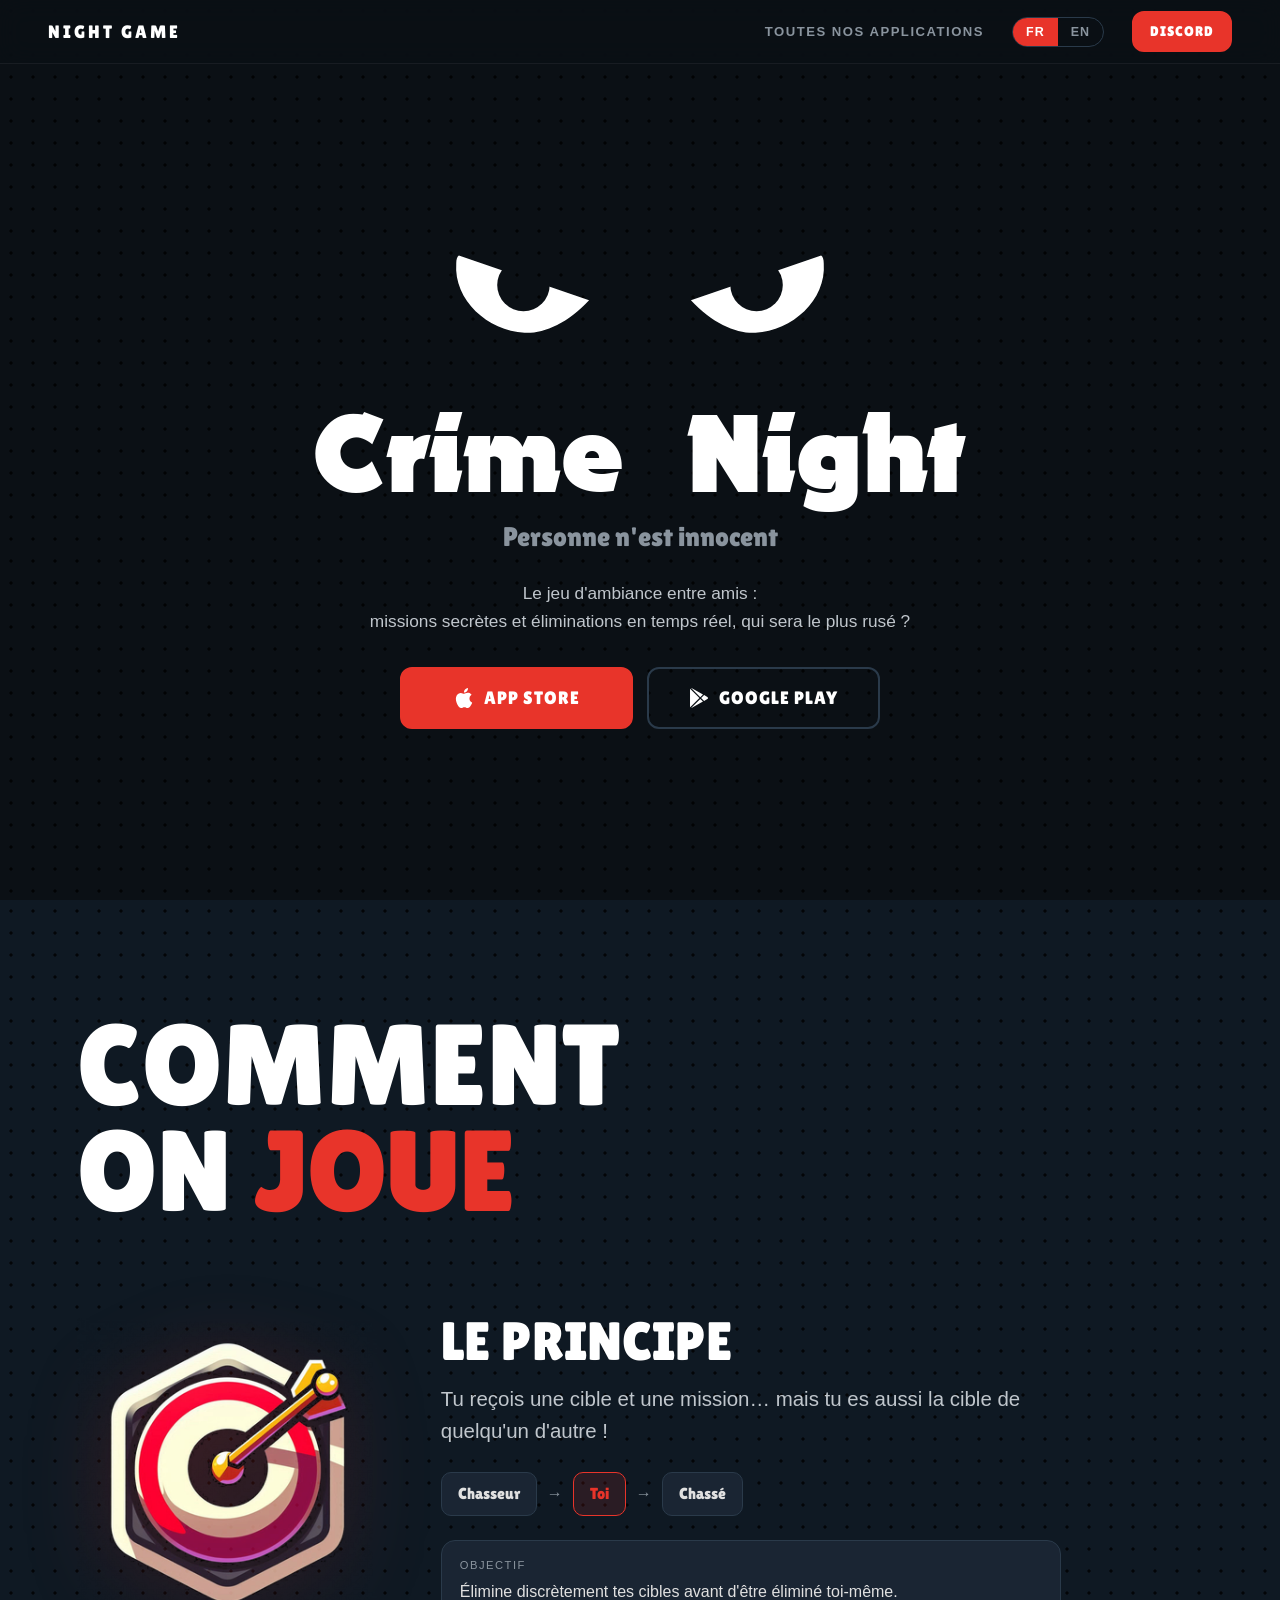
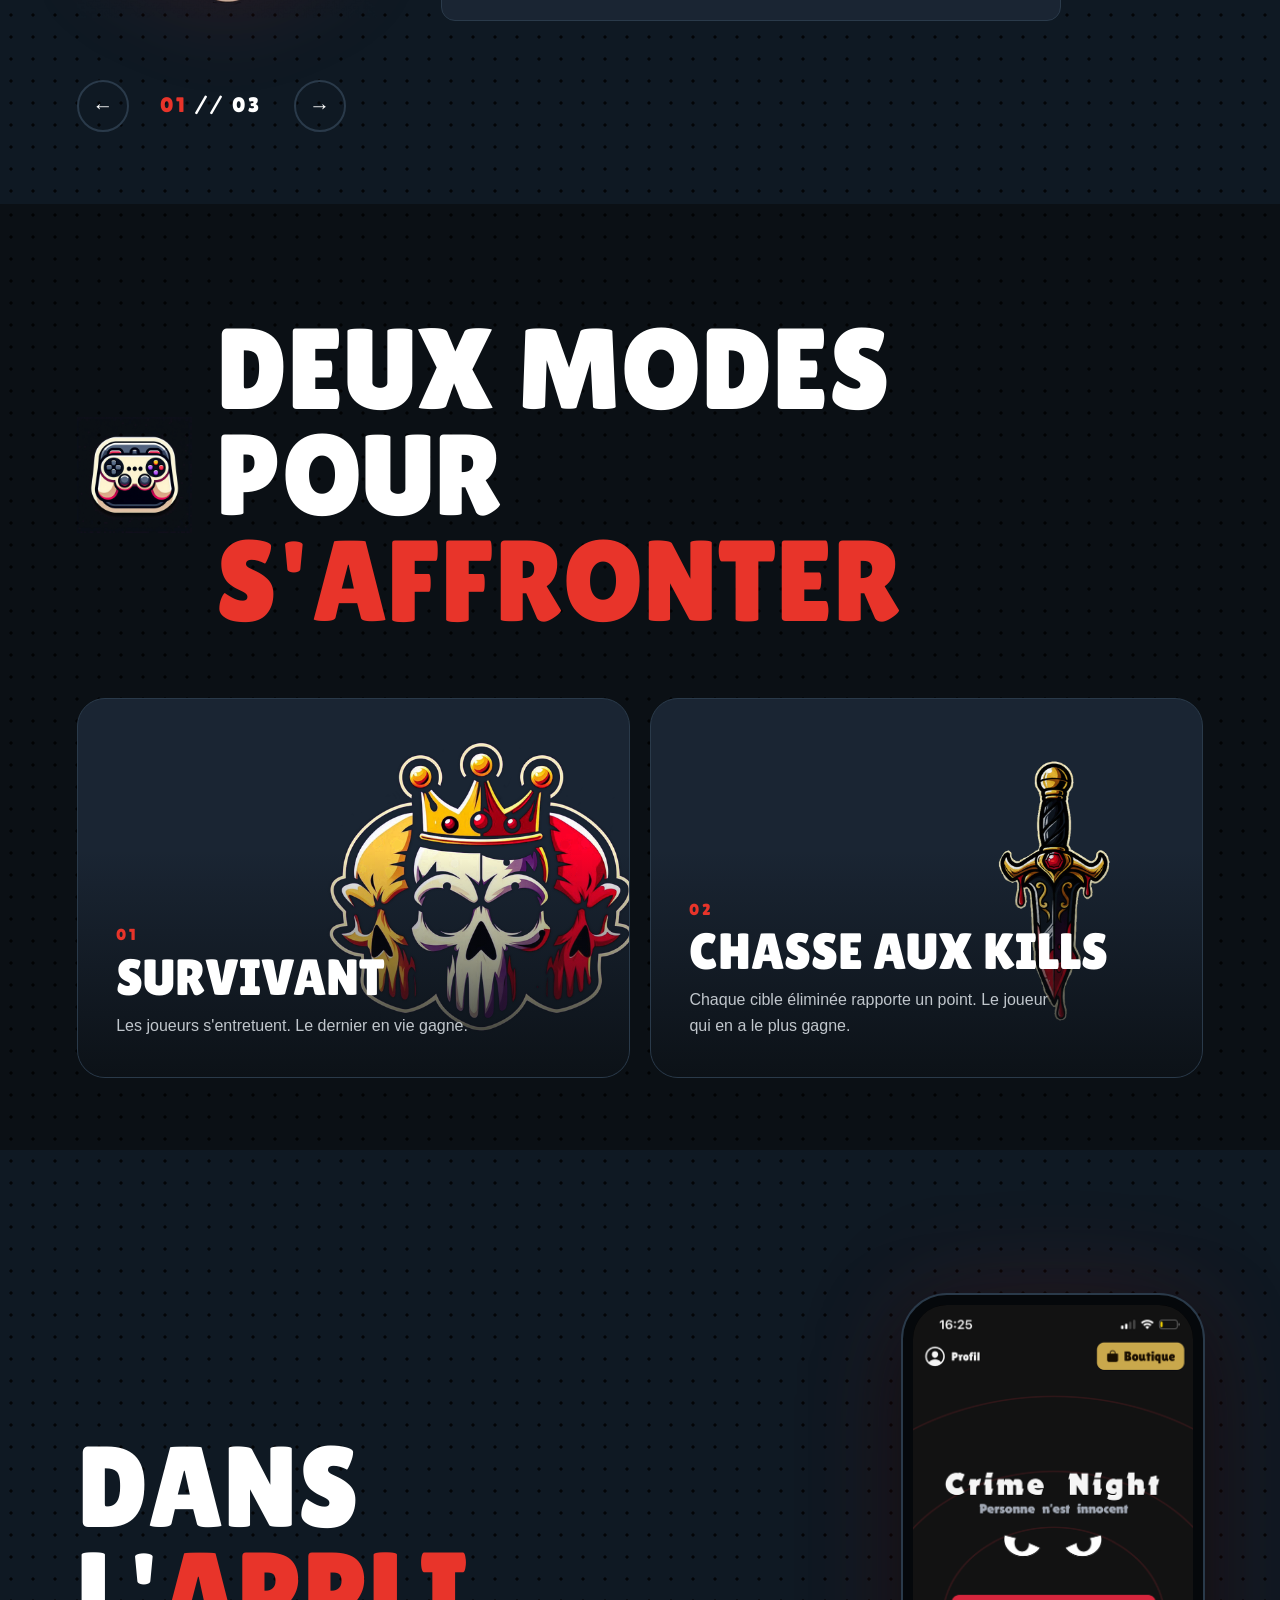
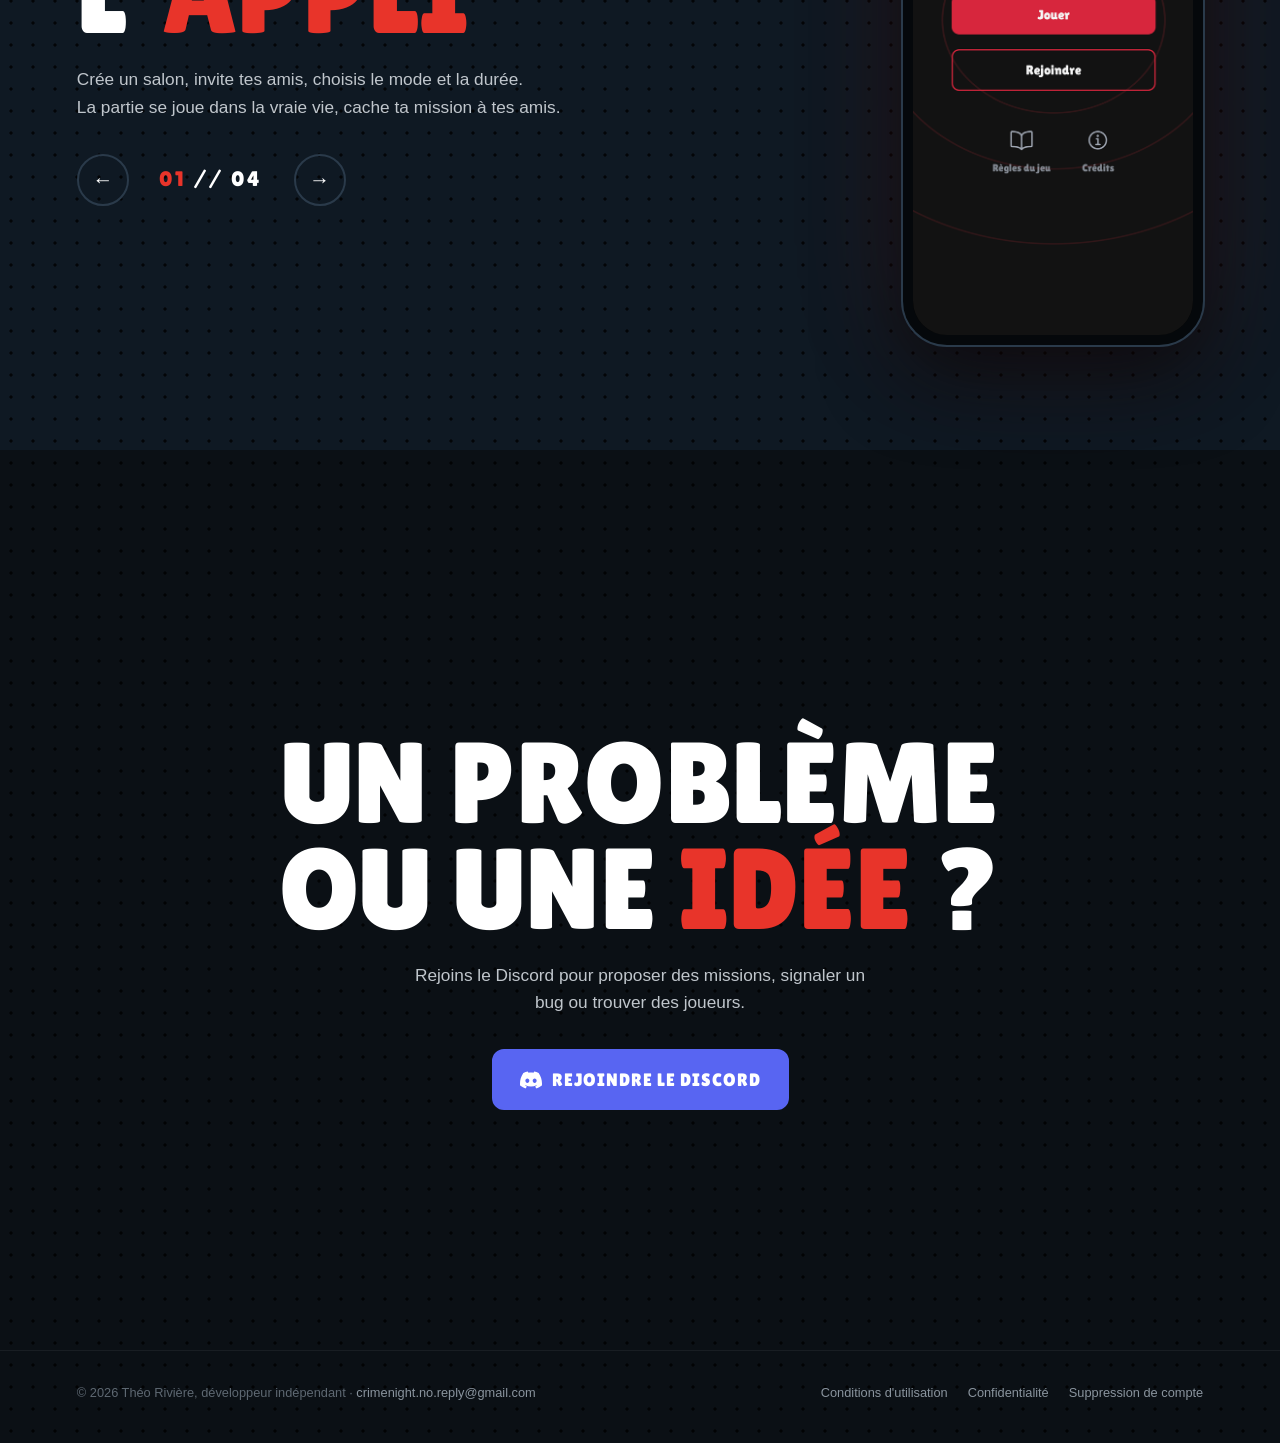
<file: index.html>
<!DOCTYPE html>
<html lang="fr" data-title-en="Crime Night – Night Game">
<head>
  <meta charset="UTF-8" />
  <meta name="viewport" content="width=device-width, initial-scale=1.0" />
  <title>Crime Night – Night Game</title>
  <meta name="description" content="Crime Night, le jeu d'ambiance entre amis : missions secrètes et éliminations en temps réel. Disponible sur l'App Store et Google Play." />
  <link rel="icon" href="images/crime-night-icon.png" type="image/png" />
  <link rel="stylesheet" href="site.css" />
  <script src="lang.js"></script>
</head>
<body id="top">

  <header class="nav">
    <a class="brand" href="index.html">Night Game</a>
    <a class="link" href="applications.html"><span class="hide-s"><span data-l="fr">Toutes nos applications</span><span data-l="en">All our apps</span></span><span class="show-s"><span data-l="fr">Applis</span><span data-l="en">Apps</span></span></a>
    <div class="lang" role="group" aria-label="Langue / Language"><button type="button" data-set-lang="fr">FR</button><button type="button" data-set-lang="en">EN</button></div>
    <a class="btn" href="https://discord.gg/NKzgm3md3F" target="_blank" rel="noopener">Discord</a>
  </header>

  <main>

    <!-- Ouverture -->
    <section class="screen hero hero-a">
      <!-- Les yeux : une forme blanche par œil, percée par l'iris (un masque), l'œil droit en miroir du gauche. -->
      <svg class="eyes" viewBox="0 0 800 300" role="img" aria-label="Crime Night">
        <defs>
          <path id="eye-shape" d="M55 85 L303 170 C262 215 215 234 180 232 C110 228 45 170 50 100 C50 92 52 87 55 85 Z" />
          <mask id="eye-l" maskUnits="userSpaceOnUse" x="0" y="0" width="400" height="300">
            <use href="#eye-shape" fill="#fff" />
            <circle class="pupil" cx="178" cy="141" r="50" fill="#000" />
          </mask>
          <mask id="eye-r" maskUnits="userSpaceOnUse" x="0" y="0" width="400" height="300">
            <use href="#eye-shape" fill="#fff" />
            <circle class="pupil" cx="178" cy="141" r="50" fill="#000" />
          </mask>
        </defs>
        <g class="lids">
          <rect width="400" height="300" fill="#fff" mask="url(#eye-l)" />
          <g transform="translate(800 0) scale(-1 1)"><rect width="400" height="300" fill="#fff" mask="url(#eye-r)" /></g>
        </g>
      </svg>
      <h1 class="wordmark">Crime Night</h1>
      <p class="tagline" data-l="fr">Personne n'est innocent</p>
      <p class="tagline" data-l="en">No one is innocent</p>
      <p class="pitch" data-l="fr">Le jeu d'ambiance entre amis :<br> missions secrètes et éliminations en temps réel, qui sera le plus rusé ?</p>
      <p class="pitch" data-l="en">The party game for friends:<br> secret missions and real-time eliminations. Who will be the sneakiest?</p>
      <div class="stores">
        <a class="btn big" href="https://apps.apple.com/fr/app/crime-night/id6790823280" target="_blank" rel="noopener">
          <img src="images/icones/apple.svg" alt="" /> App Store
        </a>
        <a class="btn big ghost" href="https://play.google.com/store/apps/details?id=com.theoriviere.frontend&hl=fr" target="_blank" rel="noopener">
          <img src="images/icones/googleplay.svg" alt="" /> Google Play
        </a>
      </div>
    </section>

    <!-- Comment on joue -->
    <section class="screen alt carousel" id="regles">
      <h2 class="giant reveal" data-l="fr">Comment<br>on <em>joue</em></h2>
      <h2 class="giant reveal" data-l="en">How to<br><em>play</em></h2>
      <div class="slides reveal d1">

        <article class="slide rule">
          <img class="art" src="images/regles/cible.png" alt="" />
          <div data-l="fr">
            <h3>Le principe</h3>
            <p class="lead">Tu reçois une cible et une mission… mais tu es aussi la cible de quelqu'un d'autre !</p>
            <div class="chain"><span>Chasseur</span><i>→</i><span class="you">Toi</span><i>→</i><span>Chassé</span></div>
            <div class="note"><small>Objectif</small>Élimine discrètement tes cibles avant d'être éliminé toi-même.</div>
          </div>
          <div data-l="en">
            <h3>How it works</h3>
            <p class="lead">You receive a target and a mission… but you are also someone else's target!</p>
            <div class="chain"><span>Hunter</span><i>→</i><span class="you">You</span><i>→</i><span>Hunted</span></div>
            <div class="note"><small>Objective</small>Discreetly eliminate your targets before being eliminated yourself.</div>
          </div>
        </article>

        <article class="slide rule">
          <img class="art" src="images/regles/notepaper.png" alt="" />
          <div data-l="fr">
            <h3>Ta mission</h3>
            <p class="lead">Tu reçois une cible et un objectif secrets. Accomplis l'objectif sans être soupçonné pour valider le kill.</p>
            <div class="note"><small>Exemple d'objectif</small>« Fais rire ta cible avec un mime »</div>
            <div class="note"><small>À savoir</small>Relancer ta mission secrète change l'objectif, mais ta cible reste la même.</div>
          </div>
          <div data-l="en">
            <h3>Your mission</h3>
            <p class="lead">You receive a secret target and objective. Complete the objective without being suspected to validate the kill.</p>
            <div class="note"><small>Example objective</small>“Make your target laugh with a mime”</div>
            <div class="note"><small>Good to know</small>Retrying your mission changes the objective, but your target stays the same.</div>
          </div>
        </article>

        <article class="slide rule">
          <img class="art" src="images/regles/bulb.png" alt="" />
          <div data-l="fr">
            <h3>Revendiquer un kill</h3>
            <p class="lead">Mission accomplie ?</p>
            <ul class="steps">
              <li data-mark="1">Appuie sur « J'ai tué ma cible ».</li>
              <li class="ok" data-mark="✓">Si la personne confirme, ton kill est validé.</li>
              <li class="ko" data-mark="✕">Si elle refuse, il va falloir redoubler d'inventivité pour l'éliminer.</li>
            </ul>
            <div class="note"><small>À savoir</small>Sans réponse après 10 minutes, le kill est validé directement.</div>
          </div>
          <div data-l="en">
            <h3>Claiming a kill</h3>
            <p class="lead">Mission accomplished?</p>
            <ul class="steps">
              <li data-mark="1">Press “I killed my target”.</li>
              <li class="ok" data-mark="✓">If they confirm, your kill is validated.</li>
              <li class="ko" data-mark="✕">If they deny, you'll need to get more creative.</li>
            </ul>
            <div class="note"><small>Good to know</small>With no response after 10 minutes, the kill is automatically validated.</div>
          </div>
        </article>

      </div>
      <div class="controls reveal d2">
        <button class="arrow prev" aria-label="Précédent / Previous">←</button>
        <span class="counter"></span>
        <button class="arrow next" aria-label="Suivant / Next">→</button>
      </div>
    </section>

    <!-- Les deux modes -->
    <section class="screen" id="modes">
      <div class="modes-head reveal">
        <img src="images/regles/console.png" alt="" />
        <h2 class="giant" data-l="fr">Deux modes<br>pour <em>s'affronter</em></h2>
        <h2 class="giant" data-l="en">Two modes<br>to <em>face off</em></h2>
      </div>
      <div class="modes reveal d1">
        <article class="mode">
          <img src="images/crime-night-survivant.png" alt="" />
          <div data-l="fr">
            <span class="num">01</span>
            <h3>Survivant</h3>
            <p>Les joueurs s'entretuent. Le dernier en vie gagne.</p>
          </div>
          <div data-l="en">
            <span class="num">01</span>
            <h3>Survivor</h3>
            <p>Players eliminate each other. The last one standing wins.</p>
          </div>
        </article>
        <article class="mode">
          <img src="images/crime-night-chasse.png" alt="" />
          <div data-l="fr">
            <span class="num">02</span>
            <h3>Chasse aux kills</h3>
            <p>Chaque cible éliminée rapporte un point. Le joueur qui en a le plus gagne.</p>
          </div>
          <div data-l="en">
            <span class="num">02</span>
            <h3>Kill Hunt</h3>
            <p>Each eliminated target scores a point. The player with the most kills wins.</p>
          </div>
        </article>
      </div>
    </section>

    <!-- Captures d'écran -->
    <section class="screen alt carousel" id="captures">
      <div class="shots">
        <div class="reveal">
          <h2 class="giant" data-l="fr">Dans<br>l'<em>appli</em></h2>
          <h2 class="giant" data-l="en">Inside<br>the <em>app</em></h2>
          <p data-l="fr">Crée un salon, invite tes amis, choisis le mode et la durée.<br> La partie se joue dans la vraie vie, cache ta mission à tes amis.</p>
          <p data-l="en">Create a room, invite your friends, choose the mode and duration.<br> The game is played in real life: hide your mission from your friends.</p>
          <div class="controls">
            <button class="arrow prev" aria-label="Précédent / Previous">←</button>
            <span class="counter"></span>
            <button class="arrow next" aria-label="Suivant / Next">→</button>
          </div>
        </div>
        <div class="phone-col reveal d1">
          <div class="phone">
            <div class="slides">
              <div class="slide"><img src="images/captures/capture1.png" alt="Crime Night" /></div>
              <div class="slide"><img src="images/captures/capture2.png" alt="Crime Night" loading="lazy" /></div>
              <div class="slide"><img src="images/captures/capture3.png" alt="Crime Night" loading="lazy" /></div>
              <div class="slide"><img src="images/captures/capture4.png" alt="Crime Night" loading="lazy" /></div>
            </div>
          </div>
        </div>
      </div>
    </section>

    <!-- Discord -->
    <section class="screen discord" id="discord">
      <h2 class="giant reveal" data-l="fr">Un problème<br>ou une <em>idée</em> ?</h2>
      <h2 class="giant reveal" data-l="en">An issue<br>or an <em>idea</em>?</h2>
      <p class="reveal d1" data-l="fr">Rejoins le Discord pour proposer des missions, signaler un bug ou trouver des joueurs.</p>
      <p class="reveal d1" data-l="en">Join the Discord to suggest missions, report a bug or find players.</p>
      <a class="btn big discord-btn reveal d2" href="https://discord.gg/NKzgm3md3F" target="_blank" rel="noopener">
        <img src="images/icones/discord.svg" width="22" height="22" alt="" /> <span data-l="fr">Rejoindre le Discord</span><span data-l="en">Join the Discord</span>
      </a>
    </section>

  </main>

  <footer>
    <span>© 2026 Théo Rivière, <span data-l="fr">développeur indépendant</span><span data-l="en">independent developer</span> · <a href="mailto:crimenight.no.reply@gmail.com">crimenight.no.reply@gmail.com</a></span>
    <nav data-l="fr" aria-label="Informations légales">
      <a href="cgu.html">Conditions d'utilisation</a>
      <a href="confidentialite.html">Confidentialité</a>
      <a href="suppression-compte.html">Suppression de compte</a>
    </nav>
    <nav data-l="en" aria-label="Legal information">
      <a href="cgu.html">Terms of Use</a>
      <a href="confidentialite.html">Privacy Policy</a>
      <a href="suppression-compte.html">Account deletion</a>
    </nav>
  </footer>

  <script src="site.js"></script>
</body>
</html>
</file>
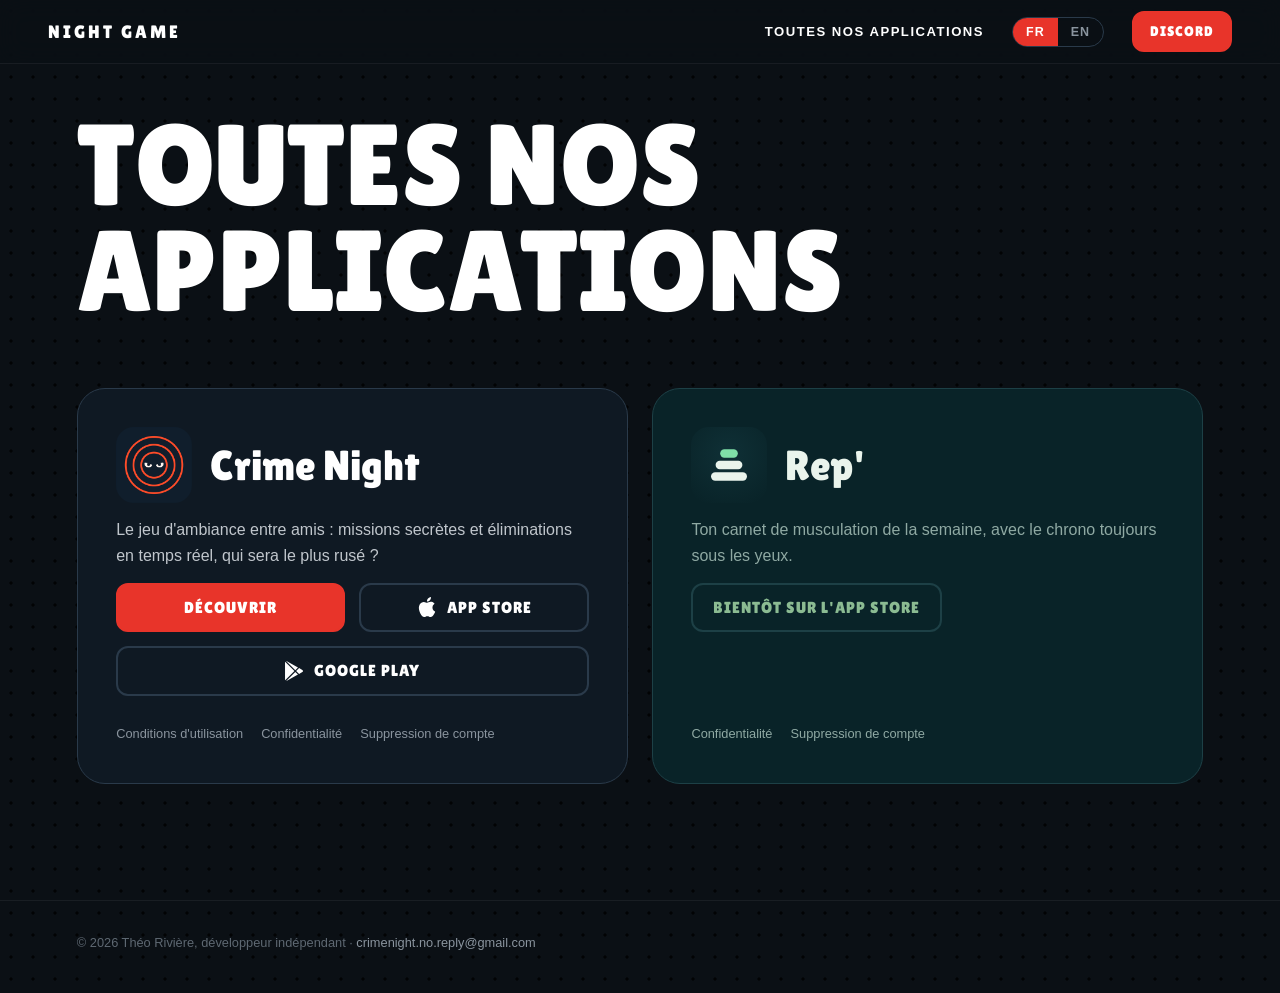
<file: applications.html>
<!DOCTYPE html>
<html lang="fr" data-title-en="All our apps – Night Game">
<head>
  <meta charset="UTF-8" />
  <meta name="viewport" content="width=device-width, initial-scale=1.0" />
  <title>Toutes nos applications – Night Game</title>
  <meta name="description" content="Les applis mobiles de Night Game : Crime Night, le jeu d'ambiance entre amis, et Rep', le carnet de musculation de la semaine." />
  <link rel="icon" href="images/crime-night-icon.png" type="image/png" />
  <link rel="stylesheet" href="site.css" />
  <script src="lang.js"></script>
</head>
<body>

  <header class="nav">
    <a class="brand" href="index.html">Night Game</a>
    <a class="link" href="applications.html" aria-current="page"><span class="hide-s"><span data-l="fr">Toutes nos applications</span><span data-l="en">All our apps</span></span><span class="show-s"><span data-l="fr">Applis</span><span data-l="en">Apps</span></span></a>
    <div class="lang" role="group" aria-label="Langue / Language"><button type="button" data-set-lang="fr">FR</button><button type="button" data-set-lang="en">EN</button></div>
    <a class="btn" href="https://discord.gg/NKzgm3md3F" target="_blank" rel="noopener">Discord</a>
  </header>

  <main class="screen apps-page">
    <h1 class="giant reveal" data-l="fr">Toutes nos<br>applications</h1>
    <h1 class="giant reveal" data-l="en">All our<br>apps</h1>

    <div class="apps">

      <section class="app cn reveal d1" aria-labelledby="cn-title">
        <div class="head">
          <img src="images/crime-night-icon.png" alt="" />
          <h2 id="cn-title">Crime Night</h2>
        </div>
        <p data-l="fr">Le jeu d'ambiance entre amis : missions secrètes et éliminations en temps réel, qui sera le plus rusé ?</p>
        <p data-l="en">The party game for friends: secret missions and real-time eliminations. Who will be the sneakiest?</p>
        <div class="stores">
          <a class="btn" href="index.html"><span data-l="fr">Découvrir</span><span data-l="en">Discover</span></a>
          <a class="btn ghost" href="https://apps.apple.com/fr/app/crime-night/id6790823280" target="_blank" rel="noopener"><img src="images/icones/apple.svg" alt="" /> App Store</a>
          <a class="btn ghost" href="https://play.google.com/store/apps/details?id=com.theoriviere.frontend&hl=fr" target="_blank" rel="noopener"><img src="images/icones/googleplay.svg" alt="" /> Google Play</a>
        </div>
        <nav class="legal" data-l="fr" aria-label="Crime Night : informations légales">
          <a href="cgu.html">Conditions d'utilisation</a>
          <a href="confidentialite.html">Confidentialité</a>
          <a href="suppression-compte.html">Suppression de compte</a>
        </nav>
        <nav class="legal" data-l="en" aria-label="Crime Night: legal information">
          <a href="cgu.html">Terms of Use</a>
          <a href="confidentialite.html">Privacy Policy</a>
          <a href="suppression-compte.html">Account deletion</a>
        </nav>
      </section>

      <section class="app rep reveal d2" aria-labelledby="rep-title">
        <div class="head">
          <img src="images/rep.svg" alt="" />
          <h2 id="rep-title">Rep'</h2>
        </div>
        <p data-l="fr">Ton carnet de musculation de la semaine, avec le chrono toujours sous les yeux.</p>
        <p data-l="en">Your weekly weight training log, with the timer always in sight.</p>
        <p class="soon" data-l="fr">Bientôt sur l'App Store</p>
        <p class="soon" data-l="en">Coming soon to the App Store</p>
        <nav class="legal" data-l="fr" aria-label="Rep' : informations légales">
          <a href="rep/confidentialite.html">Confidentialité</a>
          <a href="rep/suppression-compte.html">Suppression de compte</a>
        </nav>
        <nav class="legal" data-l="en" aria-label="Rep': legal information">
          <a href="rep/confidentialite.html">Privacy Policy</a>
          <a href="rep/suppression-compte.html">Account deletion</a>
        </nav>
      </section>

    </div>
  </main>

  <footer>
    <span>© 2026 Théo Rivière, <span data-l="fr">développeur indépendant</span><span data-l="en">independent developer</span> · <a href="mailto:crimenight.no.reply@gmail.com">crimenight.no.reply@gmail.com</a></span>
  </footer>

  <script src="site.js"></script>
</body>
</html>
</file>
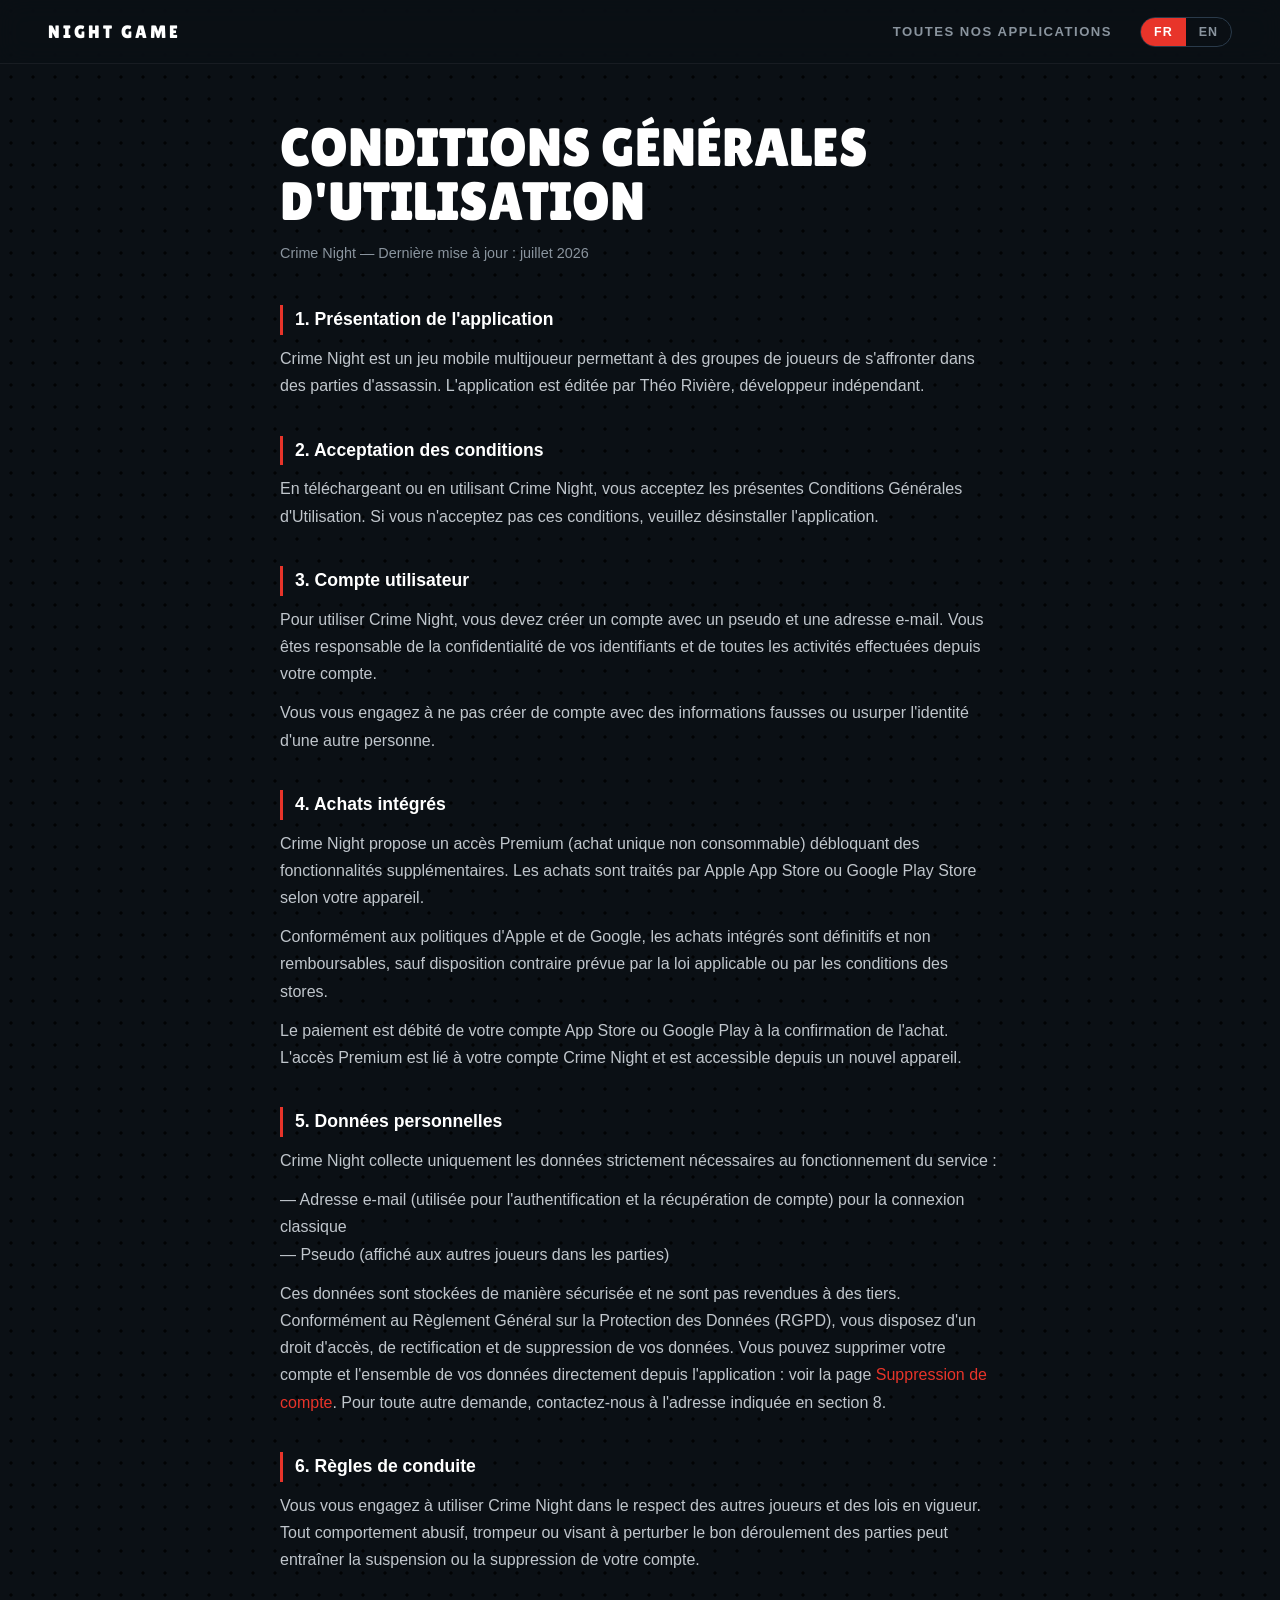
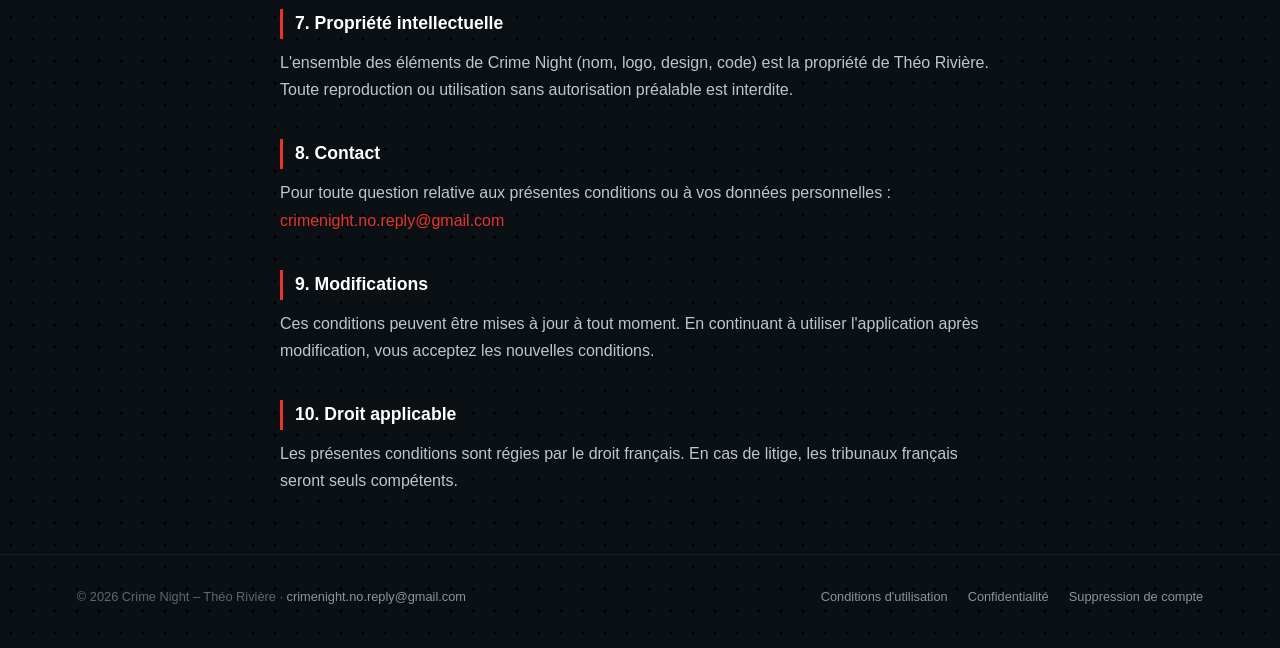
<file: cgu.html>
<!DOCTYPE html>
<html lang="fr" data-title-en="Terms of Use – Crime Night">
<head>
  <meta charset="UTF-8" />
  <meta name="viewport" content="width=device-width, initial-scale=1.0" />
  <title>Conditions Générales d'Utilisation – Crime Night</title>
  <link rel="icon" href="images/crime-night-icon.png" type="image/png" />
  <link rel="stylesheet" href="site.css" />
  <script src="lang.js"></script>
</head>
<body>

  <header class="nav">
    <a class="brand" href="index.html">Night Game</a>
    <a class="link" href="applications.html"><span class="hide-s"><span data-l="fr">Toutes nos applications</span><span data-l="en">All our apps</span></span><span class="show-s"><span data-l="fr">Applis</span><span data-l="en">Apps</span></span></a>
    <div class="lang" role="group" aria-label="Langue / Language"><button type="button" data-set-lang="fr">FR</button><button type="button" data-set-lang="en">EN</button></div>
  </header>

  <main class="legal-page">
    <section data-l="fr" lang="fr">
    <h1>Conditions Générales d'Utilisation</h1>
    <p class="subtitle">Crime Night — Dernière mise à jour : juillet 2026</p>

    <h2>1. Présentation de l'application</h2>
    <p>Crime Night est un jeu mobile multijoueur permettant à des groupes de joueurs de s'affronter dans des parties d'assassin. L'application est éditée par Théo Rivière, développeur indépendant.</p>

    <h2>2. Acceptation des conditions</h2>
    <p>En téléchargeant ou en utilisant Crime Night, vous acceptez les présentes Conditions Générales d'Utilisation. Si vous n'acceptez pas ces conditions, veuillez désinstaller l'application.</p>

    <h2>3. Compte utilisateur</h2>
    <p>Pour utiliser Crime Night, vous devez créer un compte avec un pseudo et une adresse e-mail. Vous êtes responsable de la confidentialité de vos identifiants et de toutes les activités effectuées depuis votre compte.</p>
    <p>Vous vous engagez à ne pas créer de compte avec des informations fausses ou usurper l'identité d'une autre personne.</p>

    <h2>4. Achats intégrés</h2>
    <p>Crime Night propose un accès Premium (achat unique non consommable) débloquant des fonctionnalités supplémentaires. Les achats sont traités par Apple App Store ou Google Play Store selon votre appareil.</p>
    <p>Conformément aux politiques d'Apple et de Google, les achats intégrés sont définitifs et non remboursables, sauf disposition contraire prévue par la loi applicable ou par les conditions des stores.</p>
    <p>Le paiement est débité de votre compte App Store ou Google Play à la confirmation de l'achat. L'accès Premium est lié à votre compte Crime Night et est accessible depuis un nouvel appareil.</p>

    <h2>5. Données personnelles</h2>
    <p>Crime Night collecte uniquement les données strictement nécessaires au fonctionnement du service :</p>
    <p>— Adresse e-mail (utilisée pour l'authentification et la récupération de compte) pour la connexion classique<br>
       — Pseudo (affiché aux autres joueurs dans les parties)</p>
    <p>Ces données sont stockées de manière sécurisée et ne sont pas revendues à des tiers. Conformément au Règlement Général sur la Protection des Données (RGPD), vous disposez d'un droit d'accès, de rectification et de suppression de vos données. Vous pouvez supprimer votre compte et l'ensemble de vos données directement depuis l'application : voir la page <a href="suppression-compte.html">Suppression de compte</a>. Pour toute autre demande, contactez-nous à l'adresse indiquée en section 8.</p>

    <h2>6. Règles de conduite</h2>
    <p>Vous vous engagez à utiliser Crime Night dans le respect des autres joueurs et des lois en vigueur. Tout comportement abusif, trompeur ou visant à perturber le bon déroulement des parties peut entraîner la suspension ou la suppression de votre compte.</p>

    <h2>7. Propriété intellectuelle</h2>
    <p>L'ensemble des éléments de Crime Night (nom, logo, design, code) est la propriété de Théo Rivière. Toute reproduction ou utilisation sans autorisation préalable est interdite.</p>

    <h2>8. Contact</h2>
    <p>Pour toute question relative aux présentes conditions ou à vos données personnelles :<br>
    <a href="mailto:crimenight.no.reply@gmail.com">crimenight.no.reply@gmail.com</a></p>

    <h2>9. Modifications</h2>
    <p>Ces conditions peuvent être mises à jour à tout moment. En continuant à utiliser l'application après modification, vous acceptez les nouvelles conditions.</p>

    <h2>10. Droit applicable</h2>
    <p>Les présentes conditions sont régies par le droit français. En cas de litige, les tribunaux français seront seuls compétents.</p>
    </section>

    <section data-l="en" lang="en">
      <h1>Terms of Use</h1>
      <p class="subtitle">Crime Night — Last updated: July 2026</p>

      <h2>1. About the app</h2>
      <p>Crime Night is a multiplayer mobile game in which groups of players compete in assassin-style games. The app is published by Théo Rivière, an independent developer.</p>

      <h2>2. Acceptance of the terms</h2>
      <p>By downloading or using Crime Night, you accept these Terms of Use. If you do not accept them, please uninstall the app.</p>

      <h2>3. User account</h2>
      <p>To use Crime Night, you must create an account with a username and an email address. You are responsible for keeping your credentials confidential and for all activity carried out from your account.</p>
      <p>You agree not to create an account with false information or to impersonate another person.</p>

      <h2>4. In-app purchases</h2>
      <p>Crime Night offers Premium access (a one-time, non-consumable purchase) that unlocks additional features. Purchases are processed by the Apple App Store or the Google Play Store, depending on your device.</p>
      <p>In line with Apple's and Google's policies, in-app purchases are final and non-refundable, unless otherwise provided by applicable law or by the stores' terms.</p>
      <p>Payment is charged to your App Store or Google Play account when the purchase is confirmed. Premium access is tied to your Crime Night account and is available from a new device.</p>

      <h2>5. Personal data</h2>
      <p>Crime Night collects only the data strictly necessary to run the service:</p>
      <p>— Email address (used for authentication and account recovery) for standard sign-in<br>
         — Username (shown to other players in games)</p>
      <p>This data is stored securely and is not resold to third parties. Under the General Data Protection Regulation (GDPR), you have the right to access, rectify and erase your data. You can delete your account and all your data directly from the app: see the <a href="suppression-compte.html?lang=en">Account deletion</a> page. For any other request, contact us at the address given in section 8.</p>

      <h2>6. Rules of conduct</h2>
      <p>You agree to use Crime Night with respect for other players and in compliance with the law. Any behaviour that is abusive, deceptive or intended to disrupt games may lead to the suspension or deletion of your account.</p>

      <h2>7. Intellectual property</h2>
      <p>All elements of Crime Night (name, logo, design, code) are the property of Théo Rivière. Any reproduction or use without prior permission is prohibited.</p>

      <h2>8. Contact</h2>
      <p>For any question about these terms or your personal data:<br>
      <a href="mailto:crimenight.no.reply@gmail.com">crimenight.no.reply@gmail.com</a></p>

      <h2>9. Changes</h2>
      <p>These terms may be updated at any time. By continuing to use the app after a change, you accept the new terms.</p>

      <h2>10. Governing law</h2>
      <p>These terms are governed by French law. In the event of a dispute, the French courts shall have exclusive jurisdiction.</p>

      <p class="prevails">This English version is provided for convenience. In case of any discrepancy, the French version prevails.</p>
    </section>
  </main>

  <footer>
    <span>© 2026 Crime Night – Théo Rivière · <a href="mailto:crimenight.no.reply@gmail.com">crimenight.no.reply@gmail.com</a></span>
    <nav data-l="fr" aria-label="Informations légales">
      <a href="cgu.html">Conditions d'utilisation</a>
      <a href="confidentialite.html">Confidentialité</a>
      <a href="suppression-compte.html">Suppression de compte</a>
    </nav>
    <nav data-l="en" aria-label="Legal information">
      <a href="cgu.html?lang=en">Terms of Use</a>
      <a href="confidentialite.html?lang=en">Privacy Policy</a>
      <a href="suppression-compte.html?lang=en">Account deletion</a>
    </nav>
  </footer>
</body>
</html>
</file>
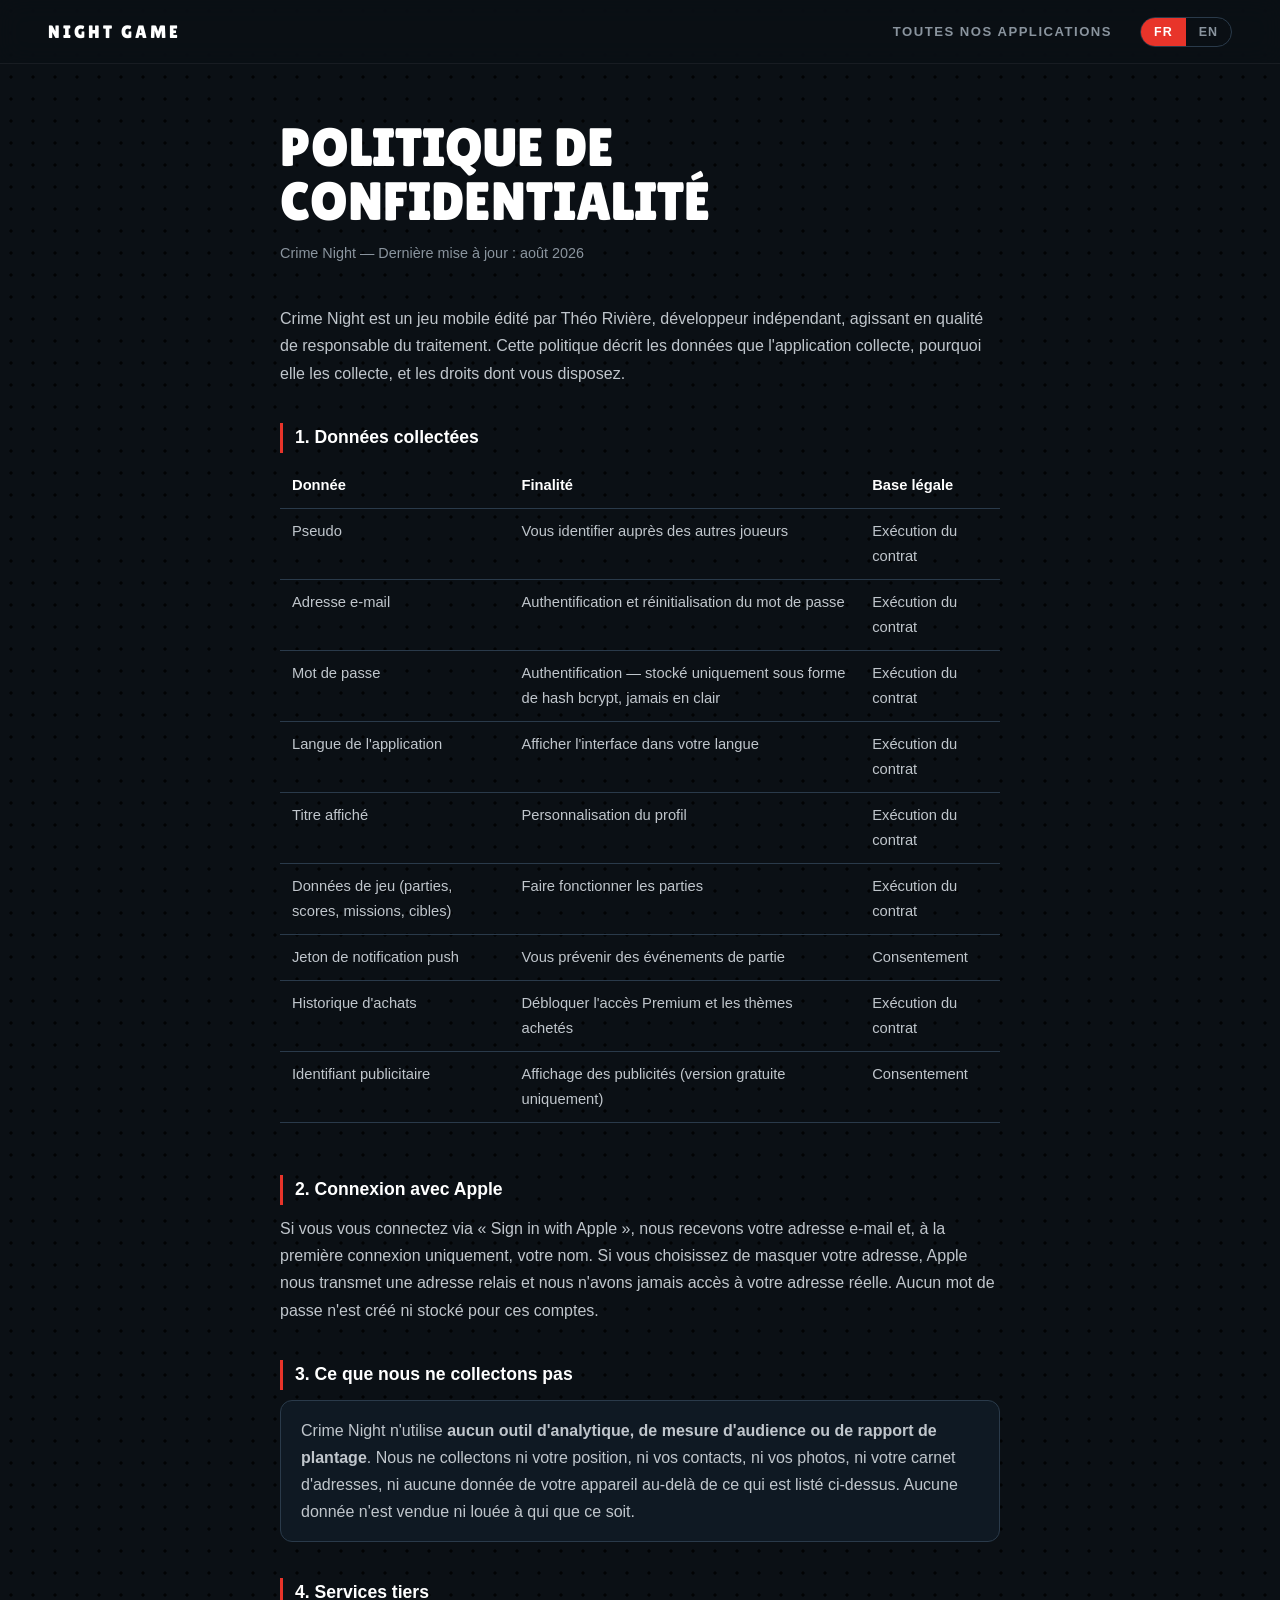
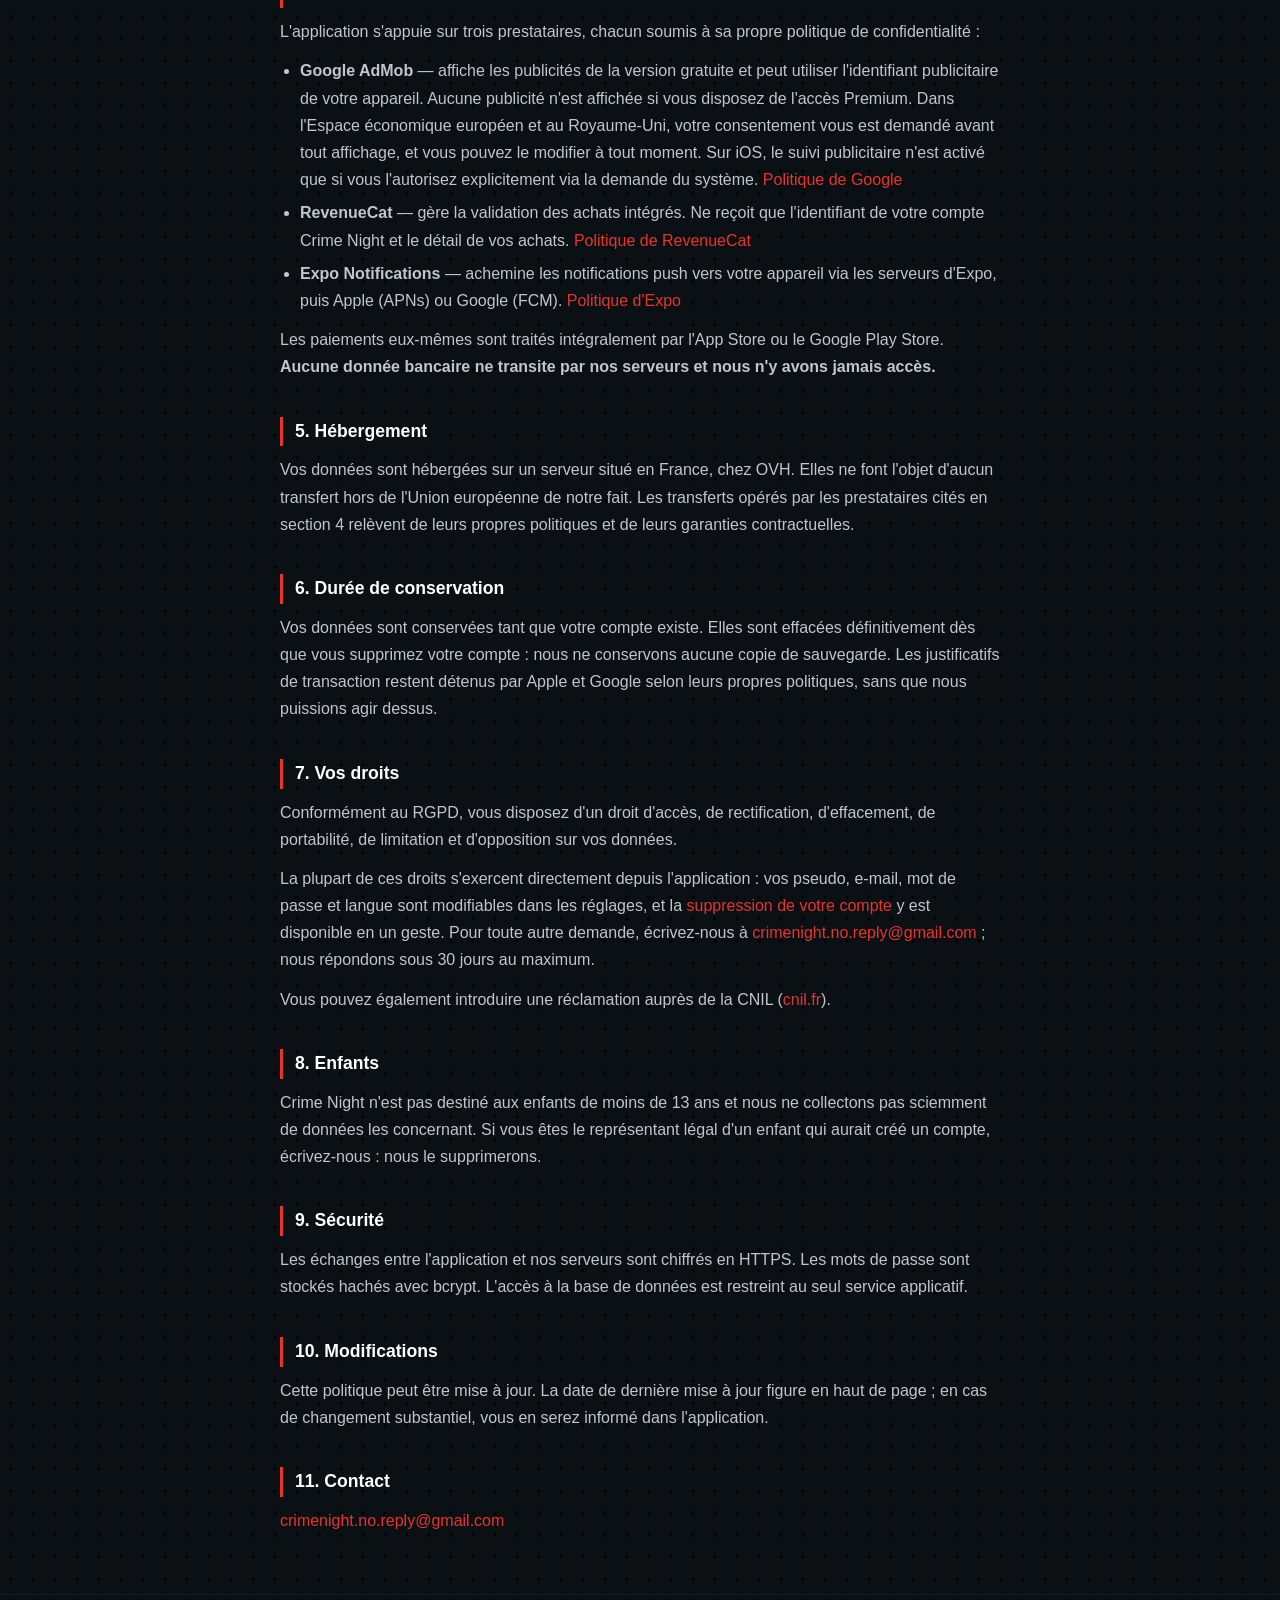
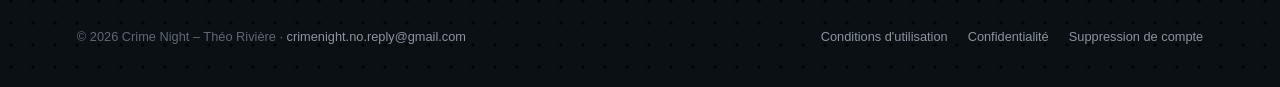
<file: confidentialite.html>
<!DOCTYPE html>
<html lang="fr" data-title-en="Privacy Policy – Crime Night">
<head>
  <meta charset="UTF-8" />
  <meta name="viewport" content="width=device-width, initial-scale=1.0" />
  <title>Politique de confidentialité – Crime Night</title>
  <link rel="icon" href="images/crime-night-icon.png" type="image/png" />
  <link rel="stylesheet" href="site.css" />
  <script src="lang.js"></script>
</head>
<body>

  <header class="nav">
    <a class="brand" href="index.html">Night Game</a>
    <a class="link" href="applications.html"><span class="hide-s"><span data-l="fr">Toutes nos applications</span><span data-l="en">All our apps</span></span><span class="show-s"><span data-l="fr">Applis</span><span data-l="en">Apps</span></span></a>
    <div class="lang" role="group" aria-label="Langue / Language"><button type="button" data-set-lang="fr">FR</button><button type="button" data-set-lang="en">EN</button></div>
  </header>

  <main class="legal-page">
    <section data-l="fr" lang="fr">
    <h1>Politique de confidentialité</h1>
    <p class="subtitle">Crime Night — Dernière mise à jour : août 2026</p>

    <p>Crime Night est un jeu mobile édité par Théo Rivière, développeur indépendant, agissant en qualité de responsable du traitement. Cette politique décrit les données que l'application collecte, pourquoi elle les collecte, et les droits dont vous disposez.</p>

    <h2>1. Données collectées</h2>
    <div class="table-wrap">
      <table>
        <tr><th>Donnée</th><th>Finalité</th><th>Base légale</th></tr>
        <tr><td>Pseudo</td><td>Vous identifier auprès des autres joueurs</td><td>Exécution du contrat</td></tr>
        <tr><td>Adresse e-mail</td><td>Authentification et réinitialisation du mot de passe</td><td>Exécution du contrat</td></tr>
        <tr><td>Mot de passe</td><td>Authentification — stocké uniquement sous forme de hash bcrypt, jamais en clair</td><td>Exécution du contrat</td></tr>
        <tr><td>Langue de l'application</td><td>Afficher l'interface dans votre langue</td><td>Exécution du contrat</td></tr>
        <tr><td>Titre affiché</td><td>Personnalisation du profil</td><td>Exécution du contrat</td></tr>
        <tr><td>Données de jeu (parties, scores, missions, cibles)</td><td>Faire fonctionner les parties</td><td>Exécution du contrat</td></tr>
        <tr><td>Jeton de notification push</td><td>Vous prévenir des événements de partie</td><td>Consentement</td></tr>
        <tr><td>Historique d'achats</td><td>Débloquer l'accès Premium et les thèmes achetés</td><td>Exécution du contrat</td></tr>
        <tr><td>Identifiant publicitaire</td><td>Affichage des publicités (version gratuite uniquement)</td><td>Consentement</td></tr>
      </table>
    </div>

    <h2>2. Connexion avec Apple</h2>
    <p>Si vous vous connectez via « Sign in with Apple », nous recevons votre adresse e-mail et, à la première connexion uniquement, votre nom. Si vous choisissez de masquer votre adresse, Apple nous transmet une adresse relais et nous n'avons jamais accès à votre adresse réelle. Aucun mot de passe n'est créé ni stocké pour ces comptes.</p>

    <h2>3. Ce que nous ne collectons pas</h2>
    <div class="callout">
      <p style="margin-bottom:0">Crime Night n'utilise <strong>aucun outil d'analytique, de mesure d'audience ou de rapport de plantage</strong>. Nous ne collectons ni votre position, ni vos contacts, ni vos photos, ni votre carnet d'adresses, ni aucune donnée de votre appareil au-delà de ce qui est listé ci-dessus. Aucune donnée n'est vendue ni louée à qui que ce soit.</p>
    </div>

    <h2>4. Services tiers</h2>
    <p>L'application s'appuie sur trois prestataires, chacun soumis à sa propre politique de confidentialité :</p>
    <ul>
      <li><strong>Google AdMob</strong> — affiche les publicités de la version gratuite et peut utiliser l'identifiant publicitaire de votre appareil. Aucune publicité n'est affichée si vous disposez de l'accès Premium. Dans l'Espace économique européen et au Royaume-Uni, votre consentement vous est demandé avant tout affichage, et vous pouvez le modifier à tout moment. Sur iOS, le suivi publicitaire n'est activé que si vous l'autorisez explicitement via la demande du système. <a href="https://policies.google.com/privacy" target="_blank" rel="noopener">Politique de Google</a></li>
      <li><strong>RevenueCat</strong> — gère la validation des achats intégrés. Ne reçoit que l'identifiant de votre compte Crime Night et le détail de vos achats. <a href="https://www.revenuecat.com/privacy" target="_blank" rel="noopener">Politique de RevenueCat</a></li>
      <li><strong>Expo Notifications</strong> — achemine les notifications push vers votre appareil via les serveurs d'Expo, puis Apple (APNs) ou Google (FCM). <a href="https://expo.dev/privacy" target="_blank" rel="noopener">Politique d'Expo</a></li>
    </ul>
    <p>Les paiements eux-mêmes sont traités intégralement par l'App Store ou le Google Play Store. <strong>Aucune donnée bancaire ne transite par nos serveurs et nous n'y avons jamais accès.</strong></p>

    <h2>5. Hébergement</h2>
    <p>Vos données sont hébergées sur un serveur situé en France, chez OVH. Elles ne font l'objet d'aucun transfert hors de l'Union européenne de notre fait. Les transferts opérés par les prestataires cités en section 4 relèvent de leurs propres politiques et de leurs garanties contractuelles.</p>

    <h2>6. Durée de conservation</h2>
    <p>Vos données sont conservées tant que votre compte existe. Elles sont effacées définitivement dès que vous supprimez votre compte : nous ne conservons aucune copie de sauvegarde. Les justificatifs de transaction restent détenus par Apple et Google selon leurs propres politiques, sans que nous puissions agir dessus.</p>

    <h2>7. Vos droits</h2>
    <p>Conformément au RGPD, vous disposez d'un droit d'accès, de rectification, d'effacement, de portabilité, de limitation et d'opposition sur vos données.</p>
    <p>La plupart de ces droits s'exercent directement depuis l'application : vos pseudo, e-mail, mot de passe et langue sont modifiables dans les réglages, et la <a href="suppression-compte.html">suppression de votre compte</a> y est disponible en un geste. Pour toute autre demande, écrivez-nous à <a href="mailto:crimenight.no.reply@gmail.com">crimenight.no.reply@gmail.com</a> ; nous répondons sous 30 jours au maximum.</p>
    <p>Vous pouvez également introduire une réclamation auprès de la CNIL (<a href="https://www.cnil.fr" target="_blank" rel="noopener">cnil.fr</a>).</p>

    <h2>8. Enfants</h2>
    <p>Crime Night n'est pas destiné aux enfants de moins de 13 ans et nous ne collectons pas sciemment de données les concernant. Si vous êtes le représentant légal d'un enfant qui aurait créé un compte, écrivez-nous : nous le supprimerons.</p>

    <h2>9. Sécurité</h2>
    <p>Les échanges entre l'application et nos serveurs sont chiffrés en HTTPS. Les mots de passe sont stockés hachés avec bcrypt. L'accès à la base de données est restreint au seul service applicatif.</p>

    <h2>10. Modifications</h2>
    <p>Cette politique peut être mise à jour. La date de dernière mise à jour figure en haut de page ; en cas de changement substantiel, vous en serez informé dans l'application.</p>

    <h2>11. Contact</h2>
    <p><a href="mailto:crimenight.no.reply@gmail.com">crimenight.no.reply@gmail.com</a></p>
    </section>

    <section data-l="en" lang="en">
      <h1>Privacy Policy</h1>
      <p class="subtitle">Crime Night — Last updated: August 2026</p>

      <p>Crime Night is a mobile game published by Théo Rivière, an independent developer acting as data controller. This policy describes what the app collects, why, and what rights you have.</p>

      <h2>1. Data we collect</h2>
      <div class="table-wrap">
        <table>
          <tr><th>Data</th><th>Purpose</th><th>Legal basis</th></tr>
          <tr><td>Username</td><td>Identifying you to other players</td><td>Performance of contract</td></tr>
          <tr><td>Email address</td><td>Authentication and password reset</td><td>Performance of contract</td></tr>
          <tr><td>Password</td><td>Authentication — stored only as a bcrypt hash, never in plain text</td><td>Performance of contract</td></tr>
          <tr><td>App language</td><td>Displaying the interface in your language</td><td>Performance of contract</td></tr>
          <tr><td>Displayed title</td><td>Profile personalisation</td><td>Performance of contract</td></tr>
          <tr><td>Game data (games, scores, missions, targets)</td><td>Running the games</td><td>Performance of contract</td></tr>
          <tr><td>Push notification token</td><td>Notifying you of game events</td><td>Consent</td></tr>
          <tr><td>Purchase history</td><td>Unlocking Premium access and purchased themes</td><td>Performance of contract</td></tr>
          <tr><td>Advertising identifier</td><td>Serving ads (free version only)</td><td>Consent</td></tr>
        </table>
      </div>

      <h2>2. Sign in with Apple</h2>
      <p>If you sign in with Apple, we receive your email address and, on first sign-in only, your name. If you choose to hide your address, Apple sends us a relay address and we never have access to your real one. No password is created or stored for these accounts.</p>

      <h2>3. What we do not collect</h2>
      <div class="callout">
        <p style="margin-bottom:0">Crime Night uses <strong>no analytics, audience measurement or crash reporting tools</strong>. We do not collect your location, contacts, photos, address book, or any device data beyond what is listed above. No data is ever sold or rented to anyone.</p>
      </div>

      <h2>4. Third-party services</h2>
      <p>The app relies on three providers, each governed by its own privacy policy:</p>
      <ul>
        <li><strong>Google AdMob</strong> — serves ads in the free version and may use your device's advertising identifier. No ads are shown if you have Premium access. In the European Economic Area and the United Kingdom, your consent is requested before any ad is shown and can be changed at any time. On iOS, ad tracking is enabled only if you explicitly allow it through the system prompt. <a href="https://policies.google.com/privacy" target="_blank" rel="noopener">Google's policy</a></li>
        <li><strong>RevenueCat</strong> — handles in-app purchase validation. Receives only your Crime Night account identifier and your purchase details. <a href="https://www.revenuecat.com/privacy" target="_blank" rel="noopener">RevenueCat's policy</a></li>
        <li><strong>Expo Notifications</strong> — delivers push notifications to your device through Expo's servers, then Apple (APNs) or Google (FCM). <a href="https://expo.dev/privacy" target="_blank" rel="noopener">Expo's policy</a></li>
      </ul>
      <p>Payments themselves are handled entirely by the App Store or Google Play Store. <strong>No payment data passes through our servers and we never have access to it.</strong></p>

      <h2>5. Hosting</h2>
      <p>Your data is hosted on a server located in France, at OVH. We do not transfer it outside the European Union. Transfers carried out by the providers listed in section 4 are governed by their own policies and contractual safeguards.</p>

      <h2>6. Retention</h2>
      <p>Your data is kept for as long as your account exists. It is permanently erased as soon as you delete your account: we keep no backup copies. Transaction records remain held by Apple and Google under their own policies, beyond our control.</p>

      <h2>7. Your rights</h2>
      <p>Under the GDPR you have the right to access, rectify, erase, port, restrict and object to the processing of your data.</p>
      <p>Most of these can be exercised directly in the app: your username, email, password and language are editable in the settings, and <a href="suppression-compte.html?lang=en">deleting your account</a> takes one action. For anything else, write to <a href="mailto:crimenight.no.reply@gmail.com">crimenight.no.reply@gmail.com</a>; we reply within 30 days at most.</p>
      <p>You may also lodge a complaint with the French data protection authority, the CNIL (<a href="https://www.cnil.fr" target="_blank" rel="noopener">cnil.fr</a>).</p>

      <h2>8. Children</h2>
      <p>Crime Night is not directed at children under 13 and we do not knowingly collect their data. If you are the legal guardian of a child who has created an account, write to us and we will delete it.</p>

      <h2>9. Security</h2>
      <p>Traffic between the app and our servers is encrypted over HTTPS. Passwords are stored hashed with bcrypt. Database access is restricted to the application service alone.</p>

      <h2>10. Changes</h2>
      <p>This policy may be updated. The last-updated date appears at the top of the page; in case of a substantial change, you will be informed in the app.</p>

      <h2>11. Contact</h2>
      <p><a href="mailto:crimenight.no.reply@gmail.com">crimenight.no.reply@gmail.com</a></p>

      <p class="prevails">This English version is provided for convenience. In case of any discrepancy, the French version prevails.</p>
    </section>
  </main>

  <footer>
    <span>© 2026 Crime Night – Théo Rivière · <a href="mailto:crimenight.no.reply@gmail.com">crimenight.no.reply@gmail.com</a></span>
    <nav data-l="fr" aria-label="Informations légales">
      <a href="cgu.html">Conditions d'utilisation</a>
      <a href="confidentialite.html">Confidentialité</a>
      <a href="suppression-compte.html">Suppression de compte</a>
    </nav>
    <nav data-l="en" aria-label="Legal information">
      <a href="cgu.html?lang=en">Terms of Use</a>
      <a href="confidentialite.html?lang=en">Privacy Policy</a>
      <a href="suppression-compte.html?lang=en">Account deletion</a>
    </nav>
  </footer>
</body>
</html>
</file>
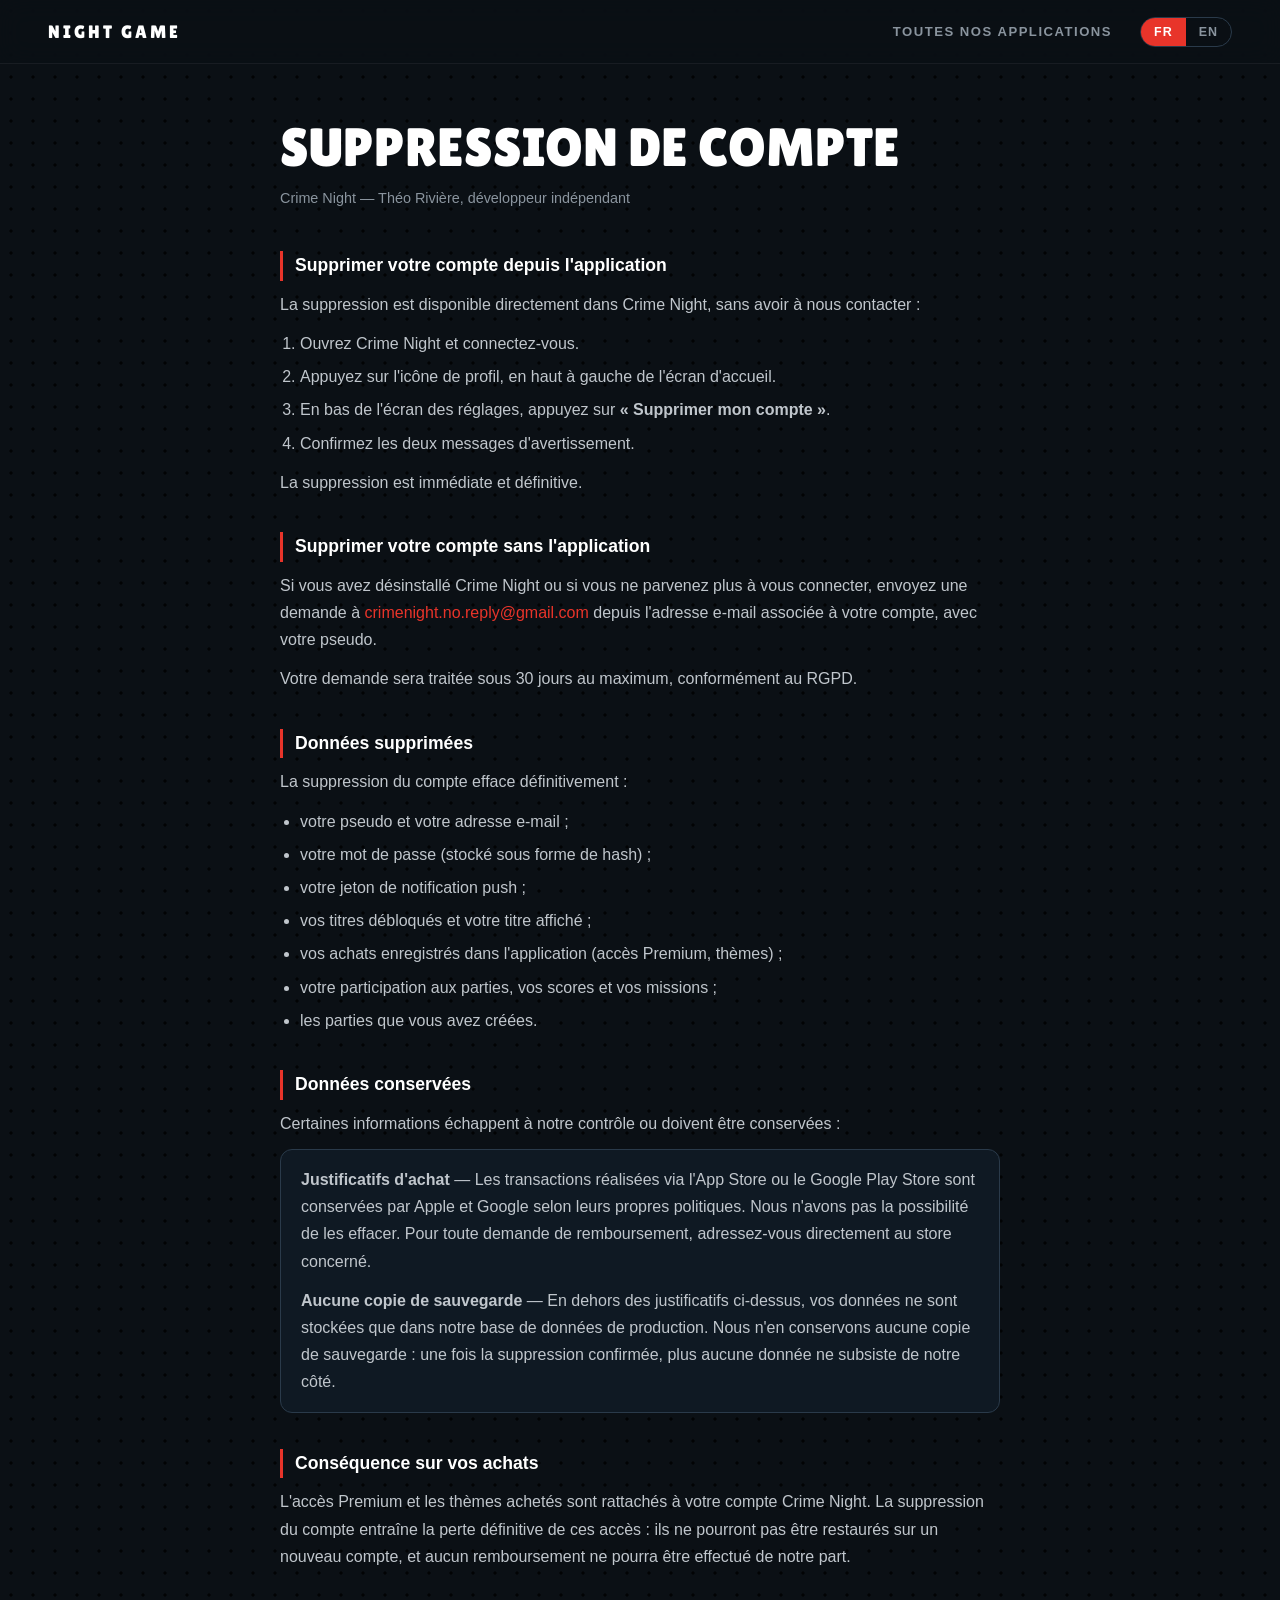
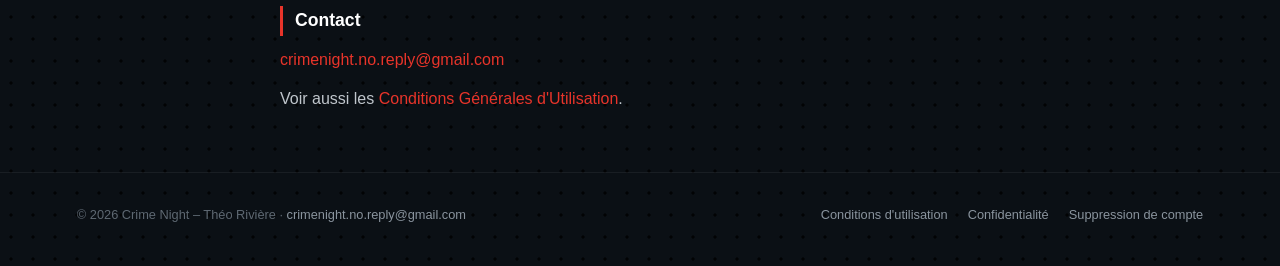
<file: suppression-compte.html>
<!DOCTYPE html>
<html lang="fr" data-title-en="Account deletion – Crime Night">
<head>
  <meta charset="UTF-8" />
  <meta name="viewport" content="width=device-width, initial-scale=1.0" />
  <title>Suppression de compte – Crime Night</title>
  <link rel="icon" href="images/crime-night-icon.png" type="image/png" />
  <link rel="stylesheet" href="site.css" />
  <script src="lang.js"></script>
</head>
<body>

  <header class="nav">
    <a class="brand" href="index.html">Night Game</a>
    <a class="link" href="applications.html"><span class="hide-s"><span data-l="fr">Toutes nos applications</span><span data-l="en">All our apps</span></span><span class="show-s"><span data-l="fr">Applis</span><span data-l="en">Apps</span></span></a>
    <div class="lang" role="group" aria-label="Langue / Language"><button type="button" data-set-lang="fr">FR</button><button type="button" data-set-lang="en">EN</button></div>
  </header>

  <main class="legal-page">
    <section data-l="fr" lang="fr">
    <h1>Suppression de compte</h1>
    <p class="subtitle">Crime Night — Théo Rivière, développeur indépendant</p>

    <h2>Supprimer votre compte depuis l'application</h2>
    <p>La suppression est disponible directement dans Crime Night, sans avoir à nous contacter :</p>
    <ol>
      <li>Ouvrez Crime Night et connectez-vous.</li>
      <li>Appuyez sur l'icône de profil, en haut à gauche de l'écran d'accueil.</li>
      <li>En bas de l'écran des réglages, appuyez sur <strong>« Supprimer mon compte »</strong>.</li>
      <li>Confirmez les deux messages d'avertissement.</li>
    </ol>
    <p>La suppression est immédiate et définitive.</p>

    <h2>Supprimer votre compte sans l'application</h2>
    <p>Si vous avez désinstallé Crime Night ou si vous ne parvenez plus à vous connecter, envoyez une demande à
      <a href="mailto:crimenight.no.reply@gmail.com?subject=Suppression%20de%20compte">crimenight.no.reply@gmail.com</a>
      depuis l'adresse e-mail associée à votre compte, avec votre pseudo.</p>
    <p>Votre demande sera traitée sous 30 jours au maximum, conformément au RGPD.</p>

    <h2>Données supprimées</h2>
    <p>La suppression du compte efface définitivement :</p>
    <ul>
      <li>votre pseudo et votre adresse e-mail ;</li>
      <li>votre mot de passe (stocké sous forme de hash) ;</li>
      <li>votre jeton de notification push ;</li>
      <li>vos titres débloqués et votre titre affiché ;</li>
      <li>vos achats enregistrés dans l'application (accès Premium, thèmes) ;</li>
      <li>votre participation aux parties, vos scores et vos missions ;</li>
      <li>les parties que vous avez créées.</li>
    </ul>

    <h2>Données conservées</h2>
    <p>Certaines informations échappent à notre contrôle ou doivent être conservées :</p>
    <div class="callout">
      <p><strong>Justificatifs d'achat</strong> — Les transactions réalisées via l'App Store ou le Google Play Store sont conservées par Apple et Google selon leurs propres politiques. Nous n'avons pas la possibilité de les effacer. Pour toute demande de remboursement, adressez-vous directement au store concerné.</p>
      <p style="margin-bottom:0"><strong>Aucune copie de sauvegarde</strong> — En dehors des justificatifs ci-dessus, vos données ne sont stockées que dans notre base de données de production. Nous n'en conservons aucune copie de sauvegarde : une fois la suppression confirmée, plus aucune donnée ne subsiste de notre côté.</p>
    </div>

    <h2>Conséquence sur vos achats</h2>
    <p>L'accès Premium et les thèmes achetés sont rattachés à votre compte Crime Night. La suppression du compte entraîne la perte définitive de ces accès : ils ne pourront pas être restaurés sur un nouveau compte, et aucun remboursement ne pourra être effectué de notre part.</p>

    <h2>Contact</h2>
    <p><a href="mailto:crimenight.no.reply@gmail.com">crimenight.no.reply@gmail.com</a></p>
    <p>Voir aussi les <a href="cgu.html">Conditions Générales d'Utilisation</a>.</p>
    </section>

    <section data-l="en" lang="en">
      <h1>Account deletion</h1>
      <p class="subtitle">Crime Night — Théo Rivière, independent developer</p>

      <h2>Deleting your account from the app</h2>
      <ol>
        <li>Open Crime Night and sign in.</li>
        <li>Tap the profile icon at the top left of the home screen.</li>
        <li>At the bottom of the settings screen, tap <strong>“Delete my account”</strong>.</li>
        <li>Confirm both warning prompts.</li>
      </ol>
      <p>Deletion is immediate and permanent.</p>

      <h2>Deleting your account without the app</h2>
      <p>If you have uninstalled Crime Night or can no longer sign in, email
        <a href="mailto:crimenight.no.reply@gmail.com?subject=Account%20deletion">crimenight.no.reply@gmail.com</a>
        from the address associated with your account, including your username. Requests are handled within 30 days at most, as required by the GDPR.</p>

      <h2>Data that is deleted</h2>
      <ul>
        <li>your username and email address;</li>
        <li>your password (stored as a hash);</li>
        <li>your push notification token;</li>
        <li>your unlocked titles and displayed title;</li>
        <li>your in-app purchases (Premium access, themes);</li>
        <li>your game participation, scores and missions;</li>
        <li>the games you created.</li>
      </ul>

      <h2>Data that is retained</h2>
      <div class="callout">
        <p><strong>Purchase records</strong> — Transactions made through the App Store or Google Play Store are retained by Apple and Google under their own policies. We cannot erase them. For refund requests, please contact the relevant store directly.</p>
        <p style="margin-bottom:0"><strong>No backup copies</strong> — Apart from the purchase records above, your data is stored only in our production database. We keep no backup copies: once deletion is confirmed, no data remains on our side.</p>
      </div>

      <h2>Effect on your purchases</h2>
      <p>Premium access and purchased themes are tied to your Crime Night account. Deleting the account permanently forfeits them: they cannot be restored on a new account, and we cannot issue refunds.</p>

      <h2>Contact</h2>
      <p><a href="mailto:crimenight.no.reply@gmail.com">crimenight.no.reply@gmail.com</a></p>

      <p class="prevails">This English version is provided for convenience. In case of any discrepancy, the French version prevails.</p>
    </section>
  </main>

  <footer>
    <span>© 2026 Crime Night – Théo Rivière · <a href="mailto:crimenight.no.reply@gmail.com">crimenight.no.reply@gmail.com</a></span>
    <nav data-l="fr" aria-label="Informations légales">
      <a href="cgu.html">Conditions d'utilisation</a>
      <a href="confidentialite.html">Confidentialité</a>
      <a href="suppression-compte.html">Suppression de compte</a>
    </nav>
    <nav data-l="en" aria-label="Legal information">
      <a href="cgu.html?lang=en">Terms of Use</a>
      <a href="confidentialite.html?lang=en">Privacy Policy</a>
      <a href="suppression-compte.html?lang=en">Account deletion</a>
    </nav>
  </footer>
</body>
</html>
</file>
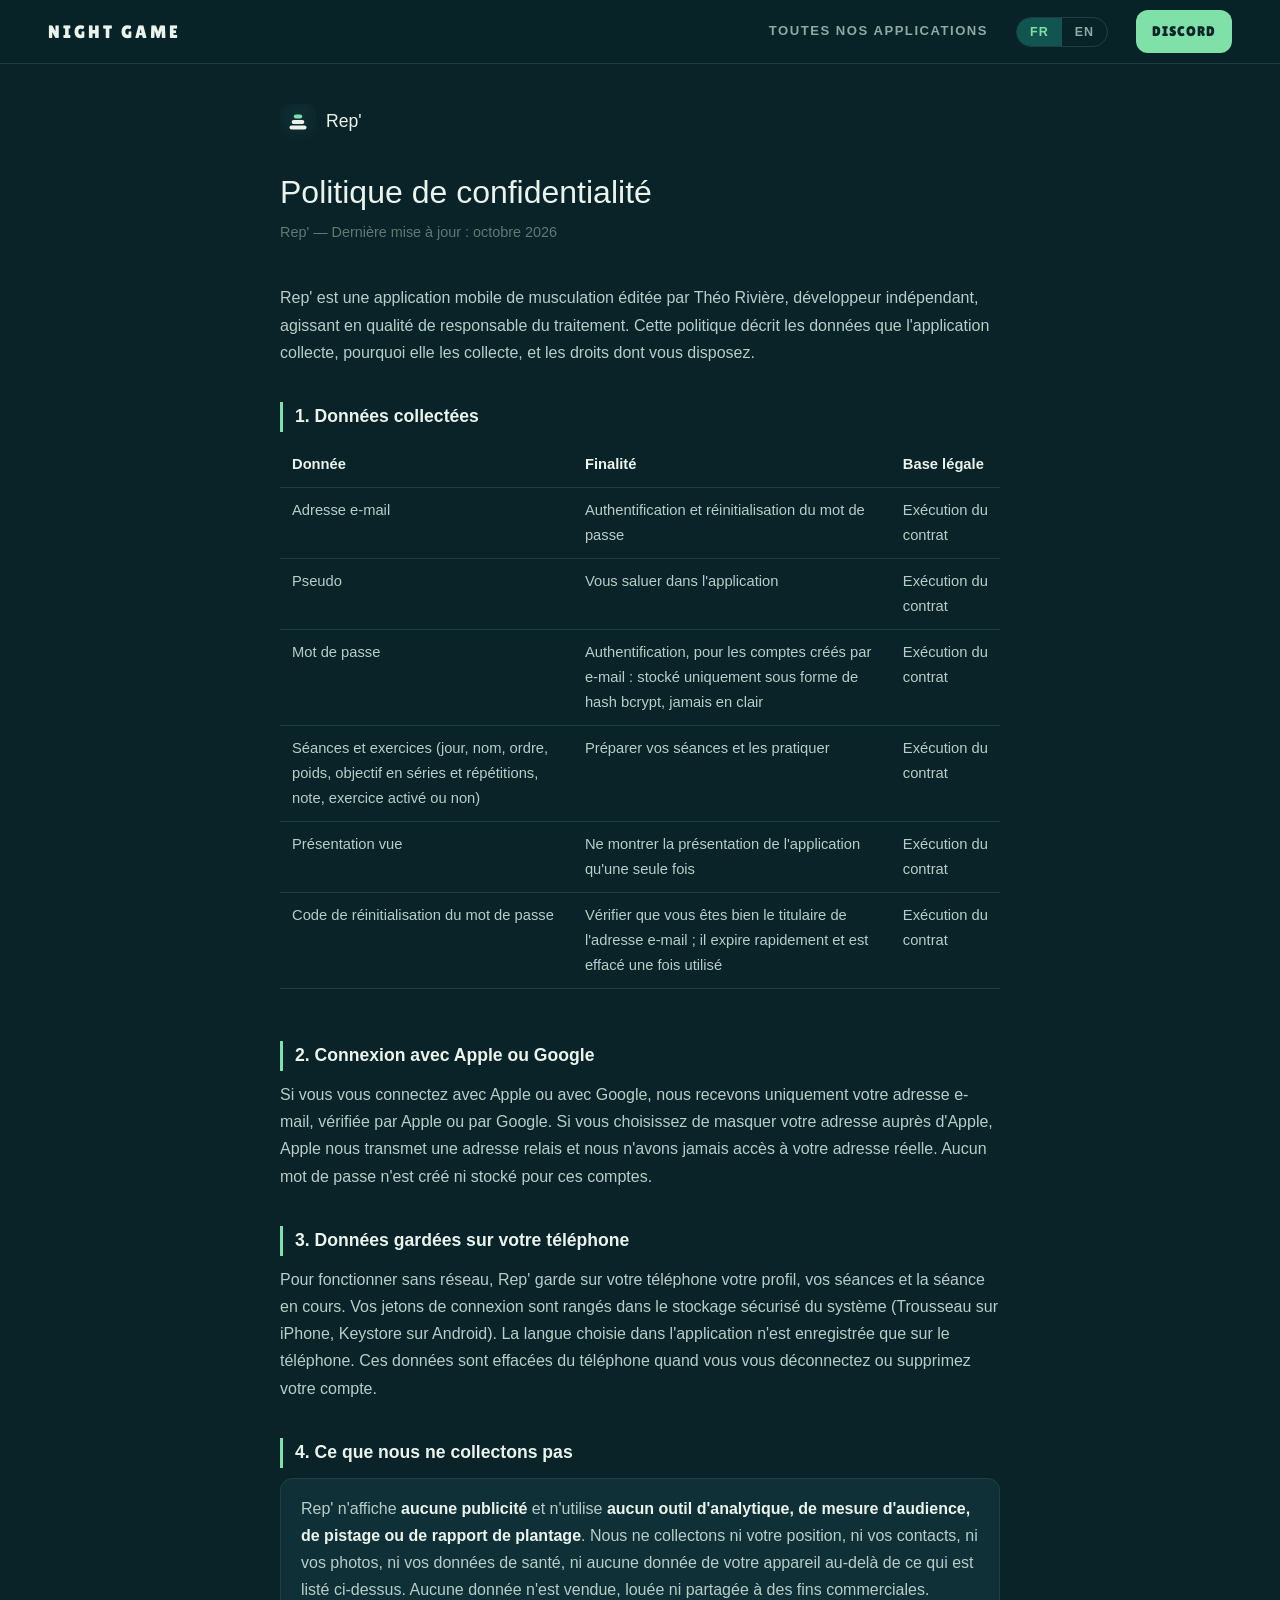
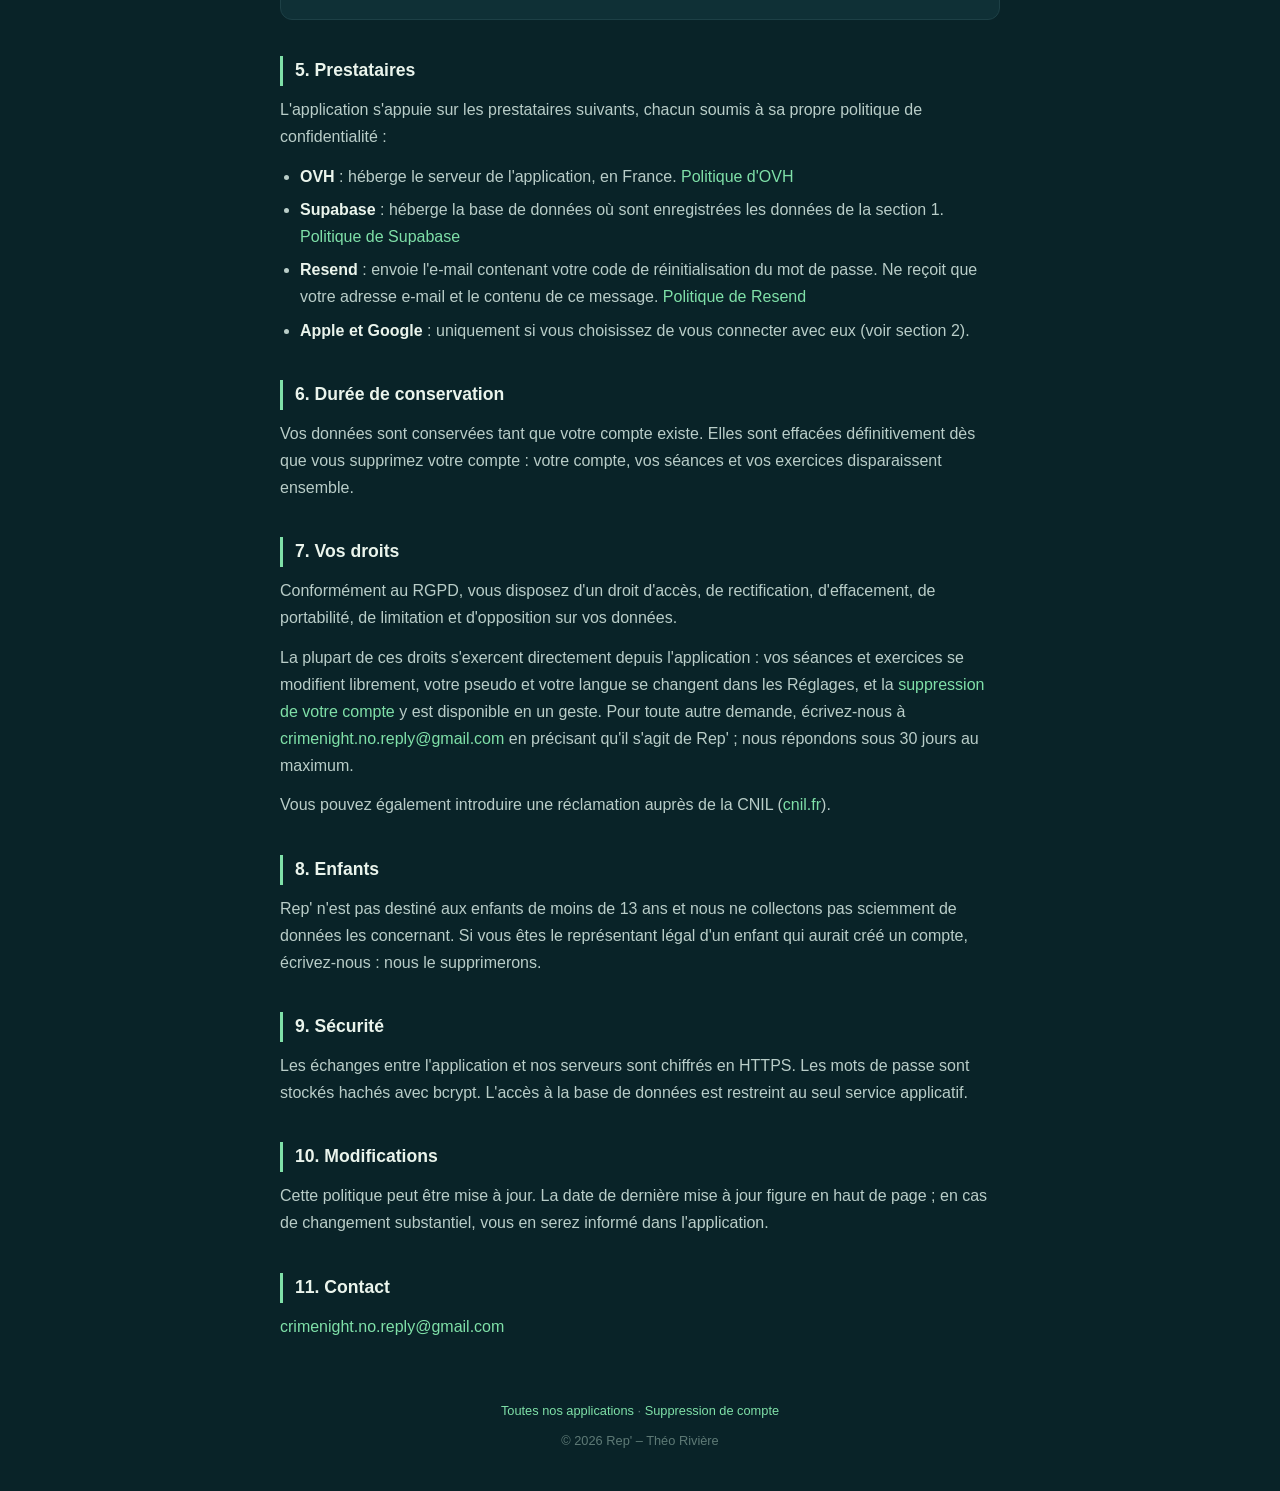
<file: rep/confidentialite.html>
<!DOCTYPE html>
<html lang="fr" data-title-en="Privacy Policy – Rep'">
<head>
  <meta charset="UTF-8" />
  <meta name="viewport" content="width=device-width, initial-scale=1.0" />
  <title>Politique de confidentialité – Rep'</title>
  <link rel="icon" href="../images/rep.svg" type="image/svg+xml" />
  <link rel="stylesheet" href="rep.css" />
  <script src="../lang.js"></script>
</head>
<body>

  <header class="nav">
    <a class="brand" href="../index.html">Night Game</a>
    <a class="link" href="../applications.html"><span class="hide-s"><span data-l="fr">Toutes nos applications</span><span data-l="en">All our apps</span></span><span class="show-s"><span data-l="fr">Applis</span><span data-l="en">Apps</span></span></a>
    <div class="lang" role="group" aria-label="Langue / Language"><button type="button" data-set-lang="fr">FR</button><button type="button" data-set-lang="en">EN</button></div>
    <a class="btn" href="https://discord.gg/NKzgm3md3F" target="_blank" rel="noopener">Discord</a>
  </header>

  <div class="container">

    <a class="app-name" href="../applications.html"><img src="../images/rep.svg" alt="" /> Rep'</a>

    <section data-l="fr" lang="fr">

    <h1>Politique de confidentialité</h1>
    <p class="subtitle">Rep' — Dernière mise à jour : octobre 2026</p>

    <p>Rep' est une application mobile de musculation éditée par Théo Rivière, développeur indépendant, agissant en qualité de responsable du traitement. Cette politique décrit les données que l'application collecte, pourquoi elle les collecte, et les droits dont vous disposez.</p>

    <h2>1. Données collectées</h2>
    <div class="table-wrap">
      <table>
        <tr><th>Donnée</th><th>Finalité</th><th>Base légale</th></tr>
        <tr><td>Adresse e-mail</td><td>Authentification et réinitialisation du mot de passe</td><td>Exécution du contrat</td></tr>
        <tr><td>Pseudo</td><td>Vous saluer dans l'application</td><td>Exécution du contrat</td></tr>
        <tr><td>Mot de passe</td><td>Authentification, pour les comptes créés par e-mail : stocké uniquement sous forme de hash bcrypt, jamais en clair</td><td>Exécution du contrat</td></tr>
        <tr><td>Séances et exercices (jour, nom, ordre, poids, objectif en séries et répétitions, note, exercice activé ou non)</td><td>Préparer vos séances et les pratiquer</td><td>Exécution du contrat</td></tr>
        <tr><td>Présentation vue</td><td>Ne montrer la présentation de l'application qu'une seule fois</td><td>Exécution du contrat</td></tr>
        <tr><td>Code de réinitialisation du mot de passe</td><td>Vérifier que vous êtes bien le titulaire de l'adresse e-mail ; il expire rapidement et est effacé une fois utilisé</td><td>Exécution du contrat</td></tr>
      </table>
    </div>

    <h2>2. Connexion avec Apple ou Google</h2>
    <p>Si vous vous connectez avec Apple ou avec Google, nous recevons uniquement votre adresse e-mail, vérifiée par Apple ou par Google. Si vous choisissez de masquer votre adresse auprès d'Apple, Apple nous transmet une adresse relais et nous n'avons jamais accès à votre adresse réelle. Aucun mot de passe n'est créé ni stocké pour ces comptes.</p>

    <h2>3. Données gardées sur votre téléphone</h2>
    <p>Pour fonctionner sans réseau, Rep' garde sur votre téléphone votre profil, vos séances et la séance en cours. Vos jetons de connexion sont rangés dans le stockage sécurisé du système (Trousseau sur iPhone, Keystore sur Android). La langue choisie dans l'application n'est enregistrée que sur le téléphone. Ces données sont effacées du téléphone quand vous vous déconnectez ou supprimez votre compte.</p>

    <h2>4. Ce que nous ne collectons pas</h2>
    <div class="callout">
      <p style="margin-bottom:0">Rep' n'affiche <strong>aucune publicité</strong> et n'utilise <strong>aucun outil d'analytique, de mesure d'audience, de pistage ou de rapport de plantage</strong>. Nous ne collectons ni votre position, ni vos contacts, ni vos photos, ni vos données de santé, ni aucune donnée de votre appareil au-delà de ce qui est listé ci-dessus. Aucune donnée n'est vendue, louée ni partagée à des fins commerciales.</p>
    </div>

    <h2>5. Prestataires</h2>
    <p>L'application s'appuie sur les prestataires suivants, chacun soumis à sa propre politique de confidentialité :</p>
    <ul>
      <li><strong>OVH</strong> : héberge le serveur de l'application, en France. <a href="https://www.ovhcloud.com/fr/personal-data-protection/" target="_blank" rel="noopener">Politique d'OVH</a></li>
      <li><strong>Supabase</strong> : héberge la base de données où sont enregistrées les données de la section 1. <a href="https://supabase.com/privacy" target="_blank" rel="noopener">Politique de Supabase</a></li>
      <li><strong>Resend</strong> : envoie l'e-mail contenant votre code de réinitialisation du mot de passe. Ne reçoit que votre adresse e-mail et le contenu de ce message. <a href="https://resend.com/legal/privacy-policy" target="_blank" rel="noopener">Politique de Resend</a></li>
      <li><strong>Apple et Google</strong> : uniquement si vous choisissez de vous connecter avec eux (voir section 2).</li>
    </ul>

    <h2>6. Durée de conservation</h2>
    <p>Vos données sont conservées tant que votre compte existe. Elles sont effacées définitivement dès que vous supprimez votre compte : votre compte, vos séances et vos exercices disparaissent ensemble.</p>

    <h2>7. Vos droits</h2>
    <p>Conformément au RGPD, vous disposez d'un droit d'accès, de rectification, d'effacement, de portabilité, de limitation et d'opposition sur vos données.</p>
    <p>La plupart de ces droits s'exercent directement depuis l'application : vos séances et exercices se modifient librement, votre pseudo et votre langue se changent dans les Réglages, et la <a href="suppression-compte.html">suppression de votre compte</a> y est disponible en un geste. Pour toute autre demande, écrivez-nous à <a href="mailto:crimenight.no.reply@gmail.com?subject=Rep'">crimenight.no.reply@gmail.com</a> en précisant qu'il s'agit de Rep' ; nous répondons sous 30 jours au maximum.</p>
    <p>Vous pouvez également introduire une réclamation auprès de la CNIL (<a href="https://www.cnil.fr" target="_blank" rel="noopener">cnil.fr</a>).</p>

    <h2>8. Enfants</h2>
    <p>Rep' n'est pas destiné aux enfants de moins de 13 ans et nous ne collectons pas sciemment de données les concernant. Si vous êtes le représentant légal d'un enfant qui aurait créé un compte, écrivez-nous : nous le supprimerons.</p>

    <h2>9. Sécurité</h2>
    <p>Les échanges entre l'application et nos serveurs sont chiffrés en HTTPS. Les mots de passe sont stockés hachés avec bcrypt. L'accès à la base de données est restreint au seul service applicatif.</p>

    <h2>10. Modifications</h2>
    <p>Cette politique peut être mise à jour. La date de dernière mise à jour figure en haut de page ; en cas de changement substantiel, vous en serez informé dans l'application.</p>

    <h2>11. Contact</h2>
    <p><a href="mailto:crimenight.no.reply@gmail.com?subject=Rep'">crimenight.no.reply@gmail.com</a></p>
    </section>

    <section data-l="en" lang="en">
      <h1>Privacy Policy</h1>
      <p class="subtitle">Rep' — Last updated: October 2026</p>

      <p>Rep' is a mobile weight training app published by Théo Rivière, an independent developer acting as data controller. This policy describes what the app collects, why, and what rights you have.</p>

      <h2>1. Data we collect</h2>
      <div class="table-wrap">
        <table>
          <tr><th>Data</th><th>Purpose</th><th>Legal basis</th></tr>
          <tr><td>Email address</td><td>Authentication and password reset</td><td>Performance of contract</td></tr>
          <tr><td>Nickname</td><td>Greeting you in the app</td><td>Performance of contract</td></tr>
          <tr><td>Password</td><td>Authentication, for accounts created with an email: stored only as a bcrypt hash, never in plain text</td><td>Performance of contract</td></tr>
          <tr><td>Workouts and exercises (day, name, order, weight, target in sets and reps, note, whether the exercise is enabled)</td><td>Preparing your workouts and practicing them</td><td>Performance of contract</td></tr>
          <tr><td>Introduction seen</td><td>Showing the app's introduction only once</td><td>Performance of contract</td></tr>
          <tr><td>Password reset code</td><td>Checking that you own the email address; it expires quickly and is erased once used</td><td>Performance of contract</td></tr>
        </table>
      </div>

      <h2>2. Sign in with Apple or Google</h2>
      <p>If you sign in with Apple or Google, we receive only your email address, verified by Apple or Google. If you choose to hide your address from Apple, Apple sends us a relay address and we never have access to your real one. No password is created or stored for these accounts.</p>

      <h2>3. Data kept on your phone</h2>
      <p>To work without a network, Rep' keeps your profile, your workouts and the workout in progress on your phone. Your sign-in tokens are kept in the system's secure storage (Keychain on iPhone, Keystore on Android). The language chosen in the app is saved on the phone only. This data is erased from the phone when you sign out or delete your account.</p>

      <h2>4. What we do not collect</h2>
      <div class="callout">
        <p style="margin-bottom:0">Rep' shows <strong>no ads</strong> and uses <strong>no analytics, audience measurement, tracking or crash reporting tools</strong>. We do not collect your location, contacts, photos, health data, or any device data beyond what is listed above. No data is ever sold, rented or shared for commercial purposes.</p>
      </div>

      <h2>5. Service providers</h2>
      <p>The app relies on the following providers, each governed by its own privacy policy:</p>
      <ul>
        <li><strong>OVH</strong>: hosts the app's server, in France. <a href="https://www.ovhcloud.com/en/personal-data-protection/" target="_blank" rel="noopener">OVH's policy</a></li>
        <li><strong>Supabase</strong>: hosts the database where the data in section 1 is stored. <a href="https://supabase.com/privacy" target="_blank" rel="noopener">Supabase's policy</a></li>
        <li><strong>Resend</strong>: sends the email with your password reset code. Receives only your email address and the content of that message. <a href="https://resend.com/legal/privacy-policy" target="_blank" rel="noopener">Resend's policy</a></li>
        <li><strong>Apple and Google</strong>: only if you choose to sign in with them (see section 2).</li>
      </ul>

      <h2>6. Retention</h2>
      <p>Your data is kept for as long as your account exists. It is permanently erased as soon as you delete your account: your account, workouts and exercises go together.</p>

      <h2>7. Your rights</h2>
      <p>Under the GDPR you have the right to access, rectify, erase, port, restrict and object to the processing of your data.</p>
      <p>Most of these can be exercised directly in the app: your workouts and exercises can be edited freely, your nickname and language are changed in the Settings, and <a href="suppression-compte.html?lang=en">deleting your account</a> takes one action. For anything else, write to <a href="mailto:crimenight.no.reply@gmail.com?subject=Rep'">crimenight.no.reply@gmail.com</a>, mentioning Rep'; we reply within 30 days at most.</p>
      <p>You may also lodge a complaint with the French data protection authority, the CNIL (<a href="https://www.cnil.fr" target="_blank" rel="noopener">cnil.fr</a>).</p>

      <h2>8. Children</h2>
      <p>Rep' is not directed at children under 13 and we do not knowingly collect their data. If you are the legal guardian of a child who has created an account, write to us and we will delete it.</p>

      <h2>9. Security</h2>
      <p>Traffic between the app and our servers is encrypted over HTTPS. Passwords are stored hashed with bcrypt. Database access is restricted to the application service alone.</p>

      <h2>10. Changes</h2>
      <p>This policy may be updated. The last-updated date appears at the top of the page; in case of a substantial change, you will be informed in the app.</p>

      <h2>11. Contact</h2>
      <p><a href="mailto:crimenight.no.reply@gmail.com?subject=Rep'">crimenight.no.reply@gmail.com</a></p>

      <p class="prevails">This English version is provided for convenience. In case of any discrepancy, the French version prevails.</p>
    </section>

    <footer>
      <p data-l="fr"><a href="../applications.html">Toutes nos applications</a> · <a href="suppression-compte.html">Suppression de compte</a></p>
      <p data-l="en"><a href="../applications.html">All our apps</a> · <a href="suppression-compte.html?lang=en">Account deletion</a></p>
      © 2026 Rep' – Théo Rivière
    </footer>
  </div>
</body>
</html>
</file>
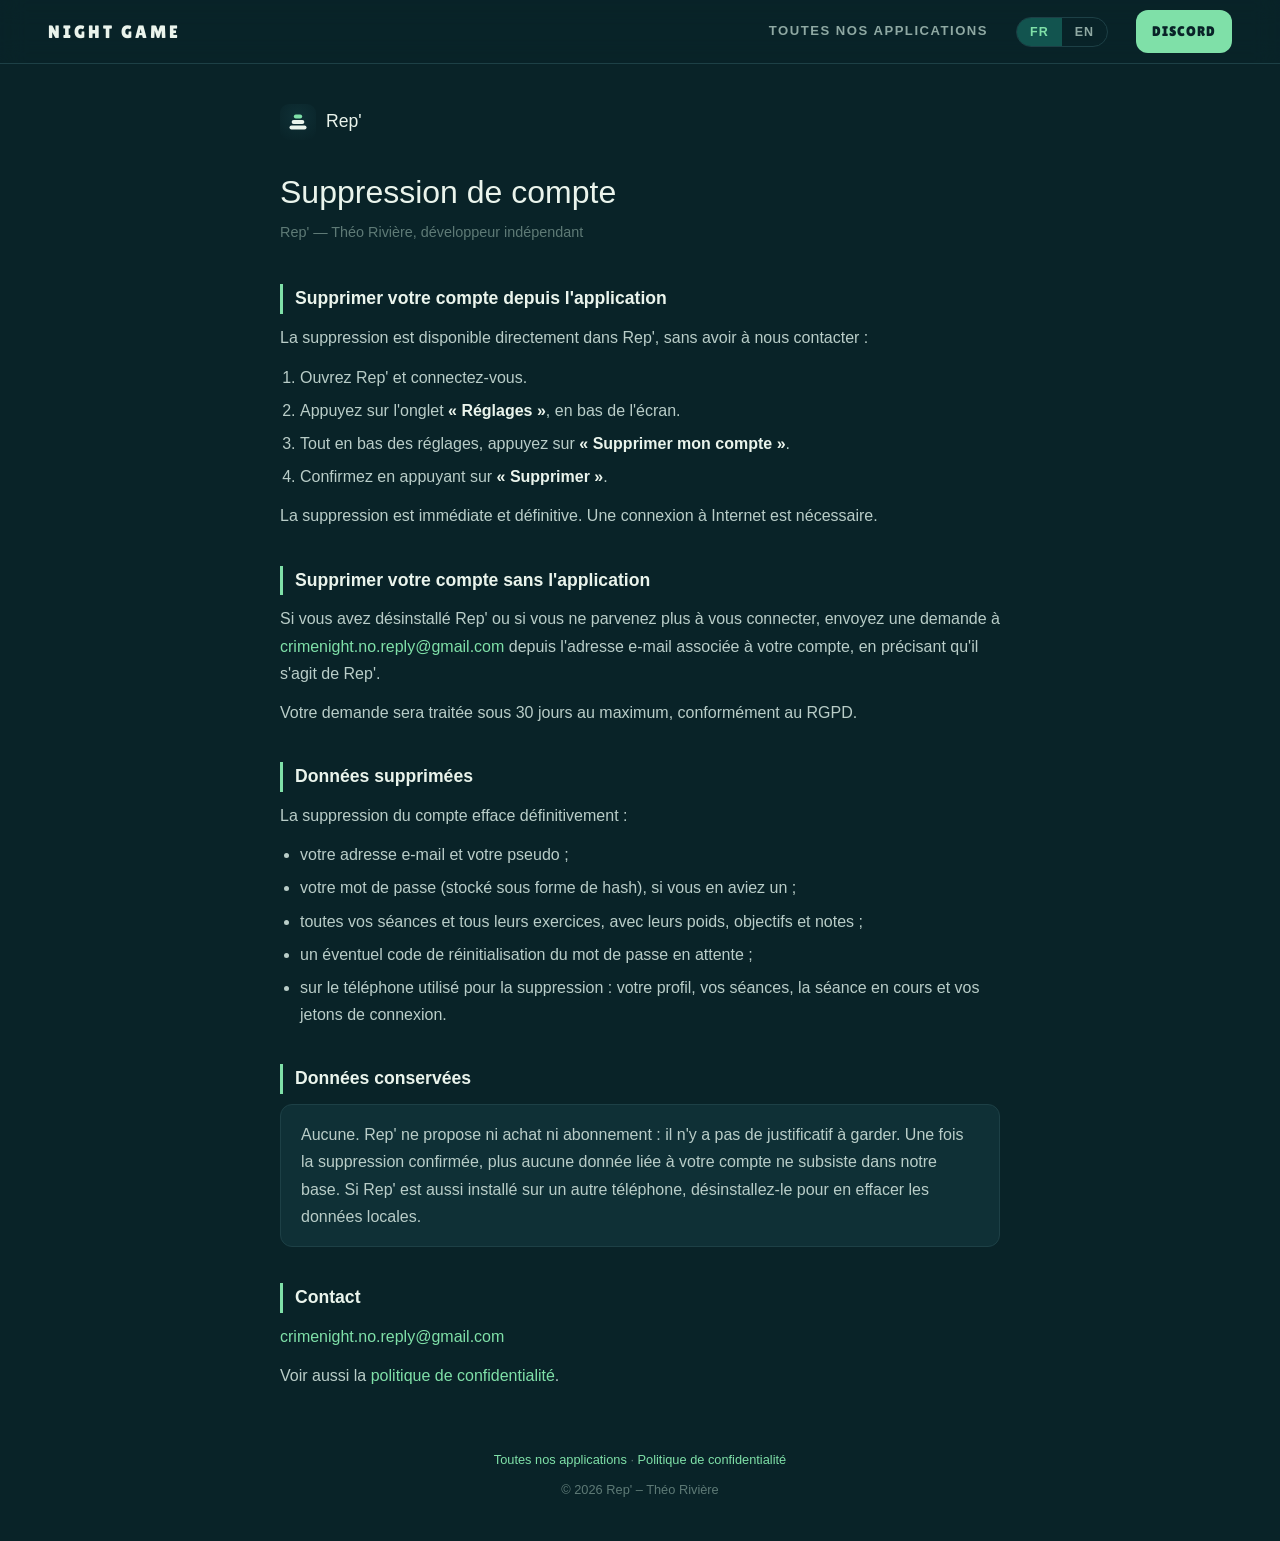
<file: rep/suppression-compte.html>
<!DOCTYPE html>
<html lang="fr" data-title-en="Account deletion – Rep'">
<head>
  <meta charset="UTF-8" />
  <meta name="viewport" content="width=device-width, initial-scale=1.0" />
  <title>Suppression de compte – Rep'</title>
  <link rel="icon" href="../images/rep.svg" type="image/svg+xml" />
  <link rel="stylesheet" href="rep.css" />
  <script src="../lang.js"></script>
</head>
<body>

  <header class="nav">
    <a class="brand" href="../index.html">Night Game</a>
    <a class="link" href="../applications.html"><span class="hide-s"><span data-l="fr">Toutes nos applications</span><span data-l="en">All our apps</span></span><span class="show-s"><span data-l="fr">Applis</span><span data-l="en">Apps</span></span></a>
    <div class="lang" role="group" aria-label="Langue / Language"><button type="button" data-set-lang="fr">FR</button><button type="button" data-set-lang="en">EN</button></div>
    <a class="btn" href="https://discord.gg/NKzgm3md3F" target="_blank" rel="noopener">Discord</a>
  </header>

  <div class="container">

    <a class="app-name" href="../applications.html"><img src="../images/rep.svg" alt="" /> Rep'</a>

    <section data-l="fr" lang="fr">

    <h1>Suppression de compte</h1>
    <p class="subtitle">Rep' — Théo Rivière, développeur indépendant</p>

    <h2>Supprimer votre compte depuis l'application</h2>
    <p>La suppression est disponible directement dans Rep', sans avoir à nous contacter :</p>
    <ol>
      <li>Ouvrez Rep' et connectez-vous.</li>
      <li>Appuyez sur l'onglet <strong>« Réglages »</strong>, en bas de l'écran.</li>
      <li>Tout en bas des réglages, appuyez sur <strong>« Supprimer mon compte »</strong>.</li>
      <li>Confirmez en appuyant sur <strong>« Supprimer »</strong>.</li>
    </ol>
    <p>La suppression est immédiate et définitive. Une connexion à Internet est nécessaire.</p>

    <h2>Supprimer votre compte sans l'application</h2>
    <p>Si vous avez désinstallé Rep' ou si vous ne parvenez plus à vous connecter, envoyez une demande à
      <a href="mailto:crimenight.no.reply@gmail.com?subject=Rep'%20-%20Suppression%20de%20compte">crimenight.no.reply@gmail.com</a>
      depuis l'adresse e-mail associée à votre compte, en précisant qu'il s'agit de Rep'.</p>
    <p>Votre demande sera traitée sous 30 jours au maximum, conformément au RGPD.</p>

    <h2>Données supprimées</h2>
    <p>La suppression du compte efface définitivement :</p>
    <ul>
      <li>votre adresse e-mail et votre pseudo ;</li>
      <li>votre mot de passe (stocké sous forme de hash), si vous en aviez un ;</li>
      <li>toutes vos séances et tous leurs exercices, avec leurs poids, objectifs et notes ;</li>
      <li>un éventuel code de réinitialisation du mot de passe en attente ;</li>
      <li>sur le téléphone utilisé pour la suppression : votre profil, vos séances, la séance en cours et vos jetons de connexion.</li>
    </ul>

    <h2>Données conservées</h2>
    <div class="callout">
      <p style="margin-bottom:0">Aucune. Rep' ne propose ni achat ni abonnement : il n'y a pas de justificatif à garder. Une fois la suppression confirmée, plus aucune donnée liée à votre compte ne subsiste dans notre base. Si Rep' est aussi installé sur un autre téléphone, désinstallez-le pour en effacer les données locales.</p>
    </div>

    <h2>Contact</h2>
    <p><a href="mailto:crimenight.no.reply@gmail.com?subject=Rep'">crimenight.no.reply@gmail.com</a></p>
    <p>Voir aussi la <a href="confidentialite.html">politique de confidentialité</a>.</p>
    </section>

    <section data-l="en" lang="en">
      <h1>Account deletion</h1>
      <p class="subtitle">Rep' — Théo Rivière, independent developer</p>

      <h2>Deleting your account from the app</h2>
      <ol>
        <li>Open Rep' and sign in.</li>
        <li>Tap the <strong>“Settings”</strong> tab at the bottom of the screen.</li>
        <li>At the very bottom of the settings, tap <strong>“Delete my account”</strong>.</li>
        <li>Confirm by tapping <strong>“Delete”</strong>.</li>
      </ol>
      <p>Deletion is immediate and permanent. An Internet connection is required.</p>

      <h2>Deleting your account without the app</h2>
      <p>If you have uninstalled Rep' or can no longer sign in, email
        <a href="mailto:crimenight.no.reply@gmail.com?subject=Rep'%20-%20Account%20deletion">crimenight.no.reply@gmail.com</a>
        from the address associated with your account, mentioning Rep'. Requests are handled within 30 days at most, as required by the GDPR.</p>

      <h2>Data that is deleted</h2>
      <ul>
        <li>your email address and nickname;</li>
        <li>your password (stored as a hash), if you had one;</li>
        <li>all your workouts and their exercises, with their weights, targets and notes;</li>
        <li>any pending password reset code;</li>
        <li>on the phone used for the deletion: your profile, workouts, the workout in progress and your sign-in tokens.</li>
      </ul>

      <h2>Data that is retained</h2>
      <div class="callout">
        <p style="margin-bottom:0">None. Rep' has no purchases or subscriptions, so there are no records to keep. Once deletion is confirmed, no data tied to your account remains in our database. If Rep' is also installed on another phone, uninstall it there to erase its local data.</p>
      </div>

      <h2>Contact</h2>
      <p><a href="mailto:crimenight.no.reply@gmail.com?subject=Rep'">crimenight.no.reply@gmail.com</a></p>

      <p class="prevails">This English version is provided for convenience. In case of any discrepancy, the French version prevails.</p>
    </section>

    <footer>
      <p data-l="fr"><a href="../applications.html">Toutes nos applications</a> · <a href="confidentialite.html">Politique de confidentialité</a></p>
      <p data-l="en"><a href="../applications.html">All our apps</a> · <a href="confidentialite.html?lang=en">Privacy Policy</a></p>
      © 2026 Rep' – Théo Rivière
    </footer>
  </div>
</body>
</html>
</file>
<file: site.css>
@font-face {
  font-family: "Lilita One";
  src: url("fonts/LilitaOne-Regular.ttf") format("truetype");
  font-display: swap;
}
@font-face {
  font-family: "Nougat";
  src: url("fonts/Nougat-ExtraBlack.ttf") format("truetype");
  font-display: swap;
}

:root {
  --night: #0b1015;
  --panel: #0f1923;
  --panel-2: #1a2533;
  --line: #2a3a4a;
  --blood: #e8342a;
  --text: #e0e0e0;
  --muted: #8a949e;
  --nav-h: 64px;
  /* Trame de petits points plus foncés que le fond. */
  --dots: radial-gradient(circle, rgba(0, 0, 0, 0.8) 1.3px, transparent 1.9px);
  --dots-size: 22px 22px;
  --title: "Lilita One", "Segoe UI", sans-serif;
  --body: -apple-system, BlinkMacSystemFont, "Segoe UI", Roboto, sans-serif;
}

* { box-sizing: border-box; margin: 0; padding: 0; }
html { scroll-behavior: smooth; }
body {
  font-family: var(--body);
  background: var(--dots) 0 0 / var(--dots-size) var(--night);
  color: var(--text);
  line-height: 1.6;
  overflow-x: hidden;
}
img { max-width: 100%; display: block; }
a { color: inherit; }
[hidden] { display: none !important; }

/* ── Barre du haut ─────────────────────────────────────────── */
.nav {
  position: fixed; inset: 0 0 auto 0; z-index: 50;
  height: var(--nav-h);
  display: flex; align-items: center; gap: 28px;
  padding: 0 clamp(16px, 4vw, 48px);
  background: rgba(11, 16, 21, 0.72);
  backdrop-filter: blur(12px);
  border-bottom: 1px solid rgba(255, 255, 255, 0.06);
}
.nav .brand {
  font-family: var(--title);
  font-size: 1.15rem; letter-spacing: 3px; text-transform: uppercase;
  text-decoration: none; color: #fff; margin-right: auto; white-space: nowrap;
}
.nav .show-s { display: none; }
.nav a.link {
  text-decoration: none; color: var(--muted);
  font-size: 0.82rem; font-weight: 700; letter-spacing: 1.5px; text-transform: uppercase;
  transition: color 0.2s;
}
.nav a.link:hover, .nav a.link[aria-current] { color: #fff; }
.btn {
  display: inline-flex; align-items: center; gap: 10px;
  font-family: var(--title); font-size: 1rem; letter-spacing: 1px; text-transform: uppercase;
  text-decoration: none; color: #fff;
  background: var(--blood); border: 2px solid var(--blood); border-radius: 12px;
  padding: 10px 20px;
  transition: transform 0.15s, background 0.2s, border-color 0.2s;
}
.btn:hover { transform: translateY(-2px); }
.btn.ghost { background: transparent; border-color: var(--line); }
.btn.ghost:hover { border-color: var(--blood); }
.btn.big { font-size: 1.15rem; padding: 14px 26px; }
.nav .btn { padding: 7px 16px; font-size: 0.9rem; }
@media (max-width: 720px) {
  .nav { gap: 14px; }
  .nav { gap: 10px; }
  .nav .brand { font-size: 0.95rem; letter-spacing: 1.5px; }
  .nav .btn { padding: 6px 12px; font-size: 0.82rem; }
  .nav .lang button { padding: 6px 9px; }
  .nav .hide-s { display: none; }
  .nav .show-s { display: inline; }
  .nav a.link { font-size: 0.72rem; letter-spacing: 1px; }
}

@media (max-width: 400px) {
  .nav { gap: 8px; padding: 0 12px; }
  .nav .brand { font-size: 0.85rem; letter-spacing: 1px; }
  .nav .lang button { padding: 6px 7px; }
}

/* ── Sections plein écran ──────────────────────────────────── */
.screen {
  min-height: 100vh; min-height: 100svh;
  padding: calc(var(--nav-h) + 48px) clamp(20px, 6vw, 96px) 72px;
  display: flex; flex-direction: column; justify-content: center;
  position: relative;
  overflow-x: clip;
}
.screen.alt { background: var(--dots) 0 0 / var(--dots-size) var(--panel); }
.giant {
  font-family: var(--title); font-weight: 400;
  font-size: clamp(2.6rem, 9vw, 7.5rem);
  line-height: 0.92; text-transform: uppercase; color: #fff;
  margin-bottom: clamp(28px, 5vw, 64px);
}
.giant em { font-style: normal; color: var(--blood); }

/* Apparition au défilement (uniquement si le script tourne). */
.js .reveal { opacity: 0; transform: translateY(40px); transition: opacity 0.7s ease, transform 0.7s ease; }
.js .reveal.in { opacity: 1; transform: none; }
.js .reveal.d1 { transition-delay: 0.12s; }
.js .reveal.d2 { transition-delay: 0.24s; }

/* ── Ouverture, variante A : sobre ─────────────────────────── */
.hero { overflow: hidden; }
.wordmark { font-family: "Nougat", var(--title); font-weight: 400; color: #fff; text-transform: none; }
.tagline { font-family: var(--title); color: var(--muted); }
.stores { display: flex; gap: 14px; flex-wrap: wrap; }
.stores img { width: 20px; height: 20px; }
.eyes { cursor: pointer; }

.hero-a { align-items: center; text-align: center; }
.hero-a .eyes { width: min(64vw, 420px); height: auto; display: block; margin-bottom: 28px; }
.eyes .lids { transform-box: view-box; transform-origin: 400px 150px; }
.eyes.blink .lids { animation: blink 0.26s ease-in-out; }
@keyframes blink {
  45%, 55% { transform: scaleY(0.05); }
}
.hero-a .wordmark { font-size: clamp(3rem, 11vw, 7rem); line-height: 1; letter-spacing: 2px; }
.hero-a .tagline { font-size: clamp(1.1rem, 2.6vw, 1.7rem); margin: 6px 0 22px; }
.hero-a .pitch { max-width: 680px; color: #c0c6cc; font-size: 1.08rem; margin-bottom: 32px; }
.hero-a .stores { justify-content: center; width: 100%; max-width: 480px; }
.hero-a .stores .btn { flex: 1 1 200px; justify-content: center; }

/* Apparition des éléments de l'ouverture, reprise de la variante B. */
.hero-a .eyes { animation: fade 0.9s both; }
.hero-a .wordmark span { display: inline-block; animation: drop 0.7s cubic-bezier(0.2, 1.4, 0.4, 1) both; }
.hero-a .tagline { animation: fade 0.8s 1s both; }
.hero-a .pitch { animation: fade 0.8s 1.15s both; }
.hero-a .stores { animation: fade 0.8s 1.3s both; }
@keyframes drop {
  from { opacity: 0; transform: translateY(0.6em) rotate(6deg); }
  to   { opacity: 1; transform: none; }
}
@keyframes fade { from { opacity: 0; transform: translateY(16px); } to { opacity: 1; transform: none; } }



/* ── Carrousels numérotés ──────────────────────────────────── */
.carousel .slides { display: grid; }
.carousel .slide {
  grid-area: 1 / 1;
  /* Décalage vertical : un décalage horizontal élargit la page sur téléphone. */
  opacity: 0; visibility: hidden; transform: translateY(24px);
  transition: opacity 0.45s ease, transform 0.45s ease, visibility 0s 0.45s;
}
.carousel .slide.on { opacity: 1; visibility: visible; transform: none; transition-delay: 0s; }
.controls { display: flex; align-items: center; gap: 18px; margin-top: 32px; }
.counter { font-family: var(--title); font-size: 1.3rem; letter-spacing: 3px; color: #fff; min-width: 6.2em; text-align: center; }
.counter b { font-weight: 400; color: var(--blood); }
.arrow {
  width: 52px; height: 52px; border-radius: 50%;
  background: transparent; border: 2px solid var(--line); color: #fff;
  font-size: 1.3rem; cursor: pointer; transition: background 0.2s, border-color 0.2s;
}
.arrow:hover { background: var(--blood); border-color: var(--blood); }

/* ── Comment on joue ───────────────────────────────────────── */
.rule { display: grid; grid-template-columns: minmax(140px, 300px) 1fr; gap: clamp(24px, 5vw, 72px); align-items: center; }
.rule .art { width: 100%; filter: drop-shadow(0 12px 40px rgba(232, 52, 42, 0.25)); }
.rule h3 { font-family: var(--title); font-weight: 400; font-size: clamp(1.8rem, 4.2vw, 3.4rem); line-height: 1; text-transform: uppercase; color: #fff; margin-bottom: 14px; }
.rule p.lead { font-size: clamp(1.02rem, 1.6vw, 1.3rem); color: #c0c6cc; max-width: 620px; }
.chain { display: flex; align-items: center; gap: 10px; flex-wrap: wrap; margin-top: 24px; font-family: var(--title); }
.chain span { border: 1px solid var(--line); background: var(--panel-2); border-radius: 10px; padding: 8px 16px; }
.chain span.you { border-color: var(--blood); color: var(--blood); background: rgba(232, 52, 42, 0.12); }
.chain i { font-style: normal; color: var(--muted); }
.note { margin-top: 24px; max-width: 620px; border: 1px solid var(--line); background: var(--panel-2); border-radius: 14px; padding: 16px 18px; }
.note small { display: block; font-size: 0.7rem; letter-spacing: 1.5px; text-transform: uppercase; color: var(--muted); margin-bottom: 4px; }
.steps { list-style: none; margin-top: 22px; display: grid; gap: 12px; max-width: 620px; }
.steps li { display: flex; gap: 14px; align-items: flex-start; }
.steps li::before {
  content: attr(data-mark); flex: 0 0 34px; height: 34px; border-radius: 50%;
  display: grid; place-items: center; font-weight: 700;
  background: var(--panel-2); border: 1px solid var(--line);
}
.steps li.ok::before { background: rgba(52, 199, 89, 0.16); border-color: transparent; }
.steps li.ko::before { background: rgba(232, 52, 42, 0.18); border-color: transparent; }
@media (max-width: 720px) {
  .rule { grid-template-columns: 1fr; }
  .rule .art { width: 130px; }
}

/* ── Les modes ─────────────────────────────────────────────── */
.modes-head { display: flex; align-items: center; gap: 24px; }
.modes-head img { width: clamp(64px, 9vw, 120px); margin-bottom: clamp(28px, 5vw, 64px); }
.modes { display: flex; gap: 20px; min-height: 380px; }
.mode {
  flex: 1; position: relative; overflow: hidden;
  border: 1px solid var(--line); border-radius: 28px; background: var(--panel-2);
  padding: clamp(22px, 3vw, 40px);
  display: flex; flex-direction: column; justify-content: flex-end;
  transition: flex 0.5s ease, border-color 0.3s;
}
.mode:hover { flex: 1.6; border-color: var(--blood); }
.mode img {
  position: absolute; right: -4%; top: 6%; width: min(70%, 340px);
  transition: transform 0.6s ease;
}
.mode:hover img { transform: scale(1.08) rotate(-3deg); }
.mode::after { content: ""; position: absolute; inset: 40% 0 0 0; background: linear-gradient(transparent, rgba(11, 16, 21, 0.92)); }
.mode > div { position: relative; z-index: 1; }
.mode .num { font-family: var(--title); color: var(--blood); letter-spacing: 3px; }
.mode h3 { font-family: var(--title); font-weight: 400; font-size: clamp(1.8rem, 4vw, 3.4rem); line-height: 1; text-transform: uppercase; color: #fff; margin: 4px 0 10px; }
.mode p { color: #c0c6cc; max-width: 380px; }
@media (max-width: 720px) {
  .modes { flex-direction: column; }
  .mode { min-height: 340px; }
  .mode:hover { flex: 1; }
  .mode img { width: 46%; top: 5%; right: 4%; }
}

/* ── Captures ──────────────────────────────────────────────── */
.shots { display: grid; grid-template-columns: 1fr auto; gap: clamp(24px, 6vw, 96px); align-items: center; }
.shots .giant { margin-bottom: 20px; }
.shots p { color: #c0c6cc; max-width: 620px; font-size: 1.08rem; }
.phone {
  width: min(66vw, 300px); aspect-ratio: 1242 / 2688;
  border: 10px solid #05080b; border-radius: 44px; overflow: hidden;
  background: #000;
  box-shadow: 0 0 0 2px var(--line), 0 30px 80px rgba(0, 0, 0, 0.6), 0 0 120px rgba(232, 52, 42, 0.14);
}
.phone .slides, .phone .slide, .phone img { width: 100%; height: 100%; }
.phone img { object-fit: cover; }
@media (max-width: 820px) {
  .shots { grid-template-columns: 1fr; justify-items: center; text-align: center; }
  .shots .controls { justify-content: center; }
  .shots .phone-col { order: -1; }
  .shots p br { display: none; }
}

/* ── Discord ───────────────────────────────────────────────── */
.discord { align-items: center; text-align: center; }
.discord .giant { margin-bottom: 20px; }
.discord p { color: #c0c6cc; max-width: 480px; margin-bottom: 32px; font-size: 1.08rem; }
.btn.discord-btn { background: #5865f2; border-color: #5865f2; }

/* ── Pied de page ──────────────────────────────────────────── */
footer {
  padding: 32px clamp(20px, 6vw, 96px) 40px;
  border-top: 1px solid rgba(255, 255, 255, 0.06);
  display: flex; flex-wrap: wrap; gap: 10px 28px; justify-content: space-between;
  font-size: 0.8rem; color: #5e6872;
}
footer nav { display: flex; flex-wrap: wrap; gap: 6px 20px; }
footer a { text-decoration: none; color: var(--muted); }
footer a:hover { color: #fff; }

/* ── Toutes nos applications ───────────────────────────────── */
.apps-page { justify-content: flex-start; }
.apps-page .intro { color: var(--muted); max-width: 520px; margin: -24px 0 48px; font-size: 1.08rem; }
.apps { display: grid; grid-template-columns: repeat(2, minmax(0, 1fr)); gap: 24px; }
@media (max-width: 820px) {
  .apps { grid-template-columns: 1fr; }
  .apps .app .stores .btn { flex-basis: 100%; }
}
.app {
  border: 1px solid; border-radius: 28px; padding: clamp(24px, 3vw, 40px);
  display: flex; flex-direction: column; align-items: flex-start; gap: 14px;
  transition: transform 0.25s;
}
.app:hover { transform: translateY(-6px); }
.app .head { display: flex; align-items: center; gap: 18px; }
.app .head img { width: 76px; height: 76px; border-radius: 18px; flex-shrink: 0; }
.app h2 { font-weight: 400; line-height: 1; }
.app .stores .btn { flex: 1 1 160px; justify-content: center; white-space: nowrap; }
.app .stores { width: 100%; }
.app .legal { display: flex; flex-wrap: wrap; gap: 6px 18px; font-size: 0.8rem; margin-top: auto; padding-top: 14px; }
.app .legal a { text-decoration: none; }
.app .legal a:hover { text-decoration: underline; }
.app.cn { background: var(--panel); border-color: var(--line); }
.app.cn h2 { font-family: var(--title); font-size: clamp(1.7rem, 7.6vw, 2.6rem); white-space: nowrap; color: #fff; }
.app.cn p { color: #c0c6cc; }
.app.cn .legal a { color: var(--muted); }
.app.rep { background: #092328; border-color: #1d4046; }
.app.rep h2 { font-family: var(--title); font-size: clamp(1.7rem, 7.6vw, 2.6rem); color: #eaf4ec; }
.app.rep p { color: #8fa9a3; }
/* Même allure que les boutons de la carte Crime Night, sans être cliquable. */
.app.rep .soon {
  font-family: var(--title); font-size: 1rem; letter-spacing: 1px; text-transform: uppercase;
  color: #8bbb92; border: 2px solid #1d4046; border-radius: 12px; padding: 10px 20px;
}
.app.rep .legal a { color: #8fa9a3; }

/* ── Pages légales de Crime Night ──────────────────────────── */
.legal-page { max-width: 760px; margin: 0 auto; padding: calc(var(--nav-h) + 56px) 20px 48px; line-height: 1.7; }
.legal-page h1 {
  font-family: var(--title); font-weight: 400;
  font-size: clamp(2rem, 6vw, 3.4rem); line-height: 1; text-transform: uppercase; color: #fff;
  margin-bottom: 12px;
}
.legal-page .subtitle { color: var(--muted); font-size: 0.9rem; margin-bottom: 40px; }
.legal-page h2 { font-size: 1.1rem; color: #fff; margin: 36px 0 10px; border-left: 3px solid var(--blood); padding-left: 12px; }
.legal-page p { margin-bottom: 12px; color: #c0c6cc; }
.legal-page ol, .legal-page ul { margin: 0 0 12px 20px; color: #c0c6cc; }
.legal-page li { margin-bottom: 6px; }
.legal-page a { color: var(--blood); text-decoration: none; }
.legal-page a:hover { text-decoration: underline; }
.legal-page table { width: 100%; border-collapse: collapse; margin-bottom: 16px; font-size: 0.92rem; }
.legal-page th, .legal-page td { text-align: left; padding: 10px 12px; border-bottom: 1px solid var(--line); color: #c0c6cc; vertical-align: top; }
.legal-page th { color: #fff; font-weight: 600; }
.legal-page .table-wrap { overflow-x: auto; }
.legal-page .callout { border: 1px solid var(--line); border-radius: 12px; padding: 16px 20px; margin-bottom: 12px; background: var(--panel); }
.legal-page .prevails { margin-top: 36px; font-size: 0.85rem; font-style: italic; color: var(--muted); }

/* ── Choix de la langue (voir lang.js) ─────────────────────── */
.lang { display: inline-flex; border: 1px solid var(--line); border-radius: 999px; overflow: hidden; }
.lang button {
  background: transparent; border: 0; cursor: pointer;
  color: var(--muted); font: 700 0.78rem var(--body); letter-spacing: 1px; padding: 7px 13px;
}
.lang button[aria-pressed="true"] { background: var(--blood); color: #fff; }
html[data-lang="fr"] [data-l="en"],
html[data-lang="en"] [data-l="fr"] { display: none !important; }
/* Sans script : les deux textes se suivent, le reste de la page reste en français. */
html:not([data-lang]) .lang,
html:not([data-lang]) [data-l="en"]:not(section) { display: none !important; }
html:not([data-lang]) section[data-l="en"] { margin-top: 64px; padding-top: 40px; border-top: 1px solid var(--line); }

@media (prefers-reduced-motion: reduce) {
  *, *::before, *::after { animation: none !important; transition: none !important; }
  html { scroll-behavior: auto; }
}
</file>
<file: rep/rep.css>
/* Rep's legal pages: the dark green palette of the app (frontend/src/UI/colors.ts in PetitPois). */
* { box-sizing: border-box; margin: 0; padding: 0; }
body {
  font-family: -apple-system, BlinkMacSystemFont, "Segoe UI", Roboto, sans-serif;
  background: #092328;
  color: #eaf4ec;
  line-height: 1.7;
  padding: 40px 16px;
}
.container { max-width: 720px; margin: 0 auto; }
.app-name {
  display: inline-flex;
  align-items: center;
  gap: 10px;
  color: #eaf4ec;
  font-size: 1.1rem;
  margin-bottom: 32px;
}
.app-name:hover { text-decoration: none; }
.app-name img { width: 36px; height: 36px; border-radius: 9px; display: block; }
h1 {
  font-size: 2rem;
  font-weight: 300;
  color: #eaf4ec;
  margin-bottom: 8px;
  line-height: 1.25;
}
.subtitle {
  color: #5e7a76;
  font-size: 0.9rem;
  margin-bottom: 40px;
}
h2 {
  font-size: 1.1rem;
  color: #eaf4ec;
  margin-top: 36px;
  margin-bottom: 10px;
  border-left: 3px solid #7fe0a8;
  padding-left: 12px;
}
p { margin-bottom: 12px; color: #b9cdc8; }
ol, ul { margin: 0 0 12px 20px; color: #b9cdc8; }
li { margin-bottom: 6px; }
strong { color: #eaf4ec; }
a { color: #7fe0a8; text-decoration: none; }
a:hover { text-decoration: underline; }
table {
  width: 100%;
  border-collapse: collapse;
  margin-bottom: 16px;
  font-size: 0.92rem;
}
th, td {
  text-align: left;
  padding: 10px 12px;
  border-bottom: 1px solid #1d4046;
  color: #b9cdc8;
  vertical-align: top;
}
th { color: #eaf4ec; font-weight: 600; }
.table-wrap { overflow-x: auto; }
.callout {
  border: 1px solid #1d4046;
  border-radius: 12px;
  padding: 16px 20px;
  margin-bottom: 12px;
  background: #0f3036;
}
.prevails { margin-top: 36px; font-size: 0.85rem; font-style: italic; color: #5e7a76; }

/* Language choice (see ../lang.js). */
/* Top bar: same layout as the rest of the site (see ../site.css), in Rep's colours. */
@font-face {
  font-family: "Lilita One";
  src: url("../fonts/LilitaOne-Regular.ttf") format("truetype");
  font-display: swap;
}
body { padding-top: 104px; }
.nav {
  position: fixed; top: 0; left: 0; right: 0; z-index: 50;
  height: 64px;
  display: flex; align-items: center; gap: 28px;
  padding: 0 clamp(16px, 4vw, 48px);
  background: rgba(9, 35, 40, 0.8);
  backdrop-filter: blur(12px);
  border-bottom: 1px solid #1d4046;
}
.nav .brand {
  font-family: "Lilita One", "Segoe UI", sans-serif;
  font-size: 1.15rem; letter-spacing: 3px; text-transform: uppercase;
  color: #eaf4ec; margin-right: auto; white-space: nowrap;
}
.nav a.link {
  color: #8fa9a3;
  font-size: 0.82rem; font-weight: 700; letter-spacing: 1.5px; text-transform: uppercase;
}
.nav a:hover { text-decoration: none; color: #eaf4ec; }
.nav .btn {
  font-family: "Lilita One", "Segoe UI", sans-serif;
  font-size: 0.9rem; letter-spacing: 1px; text-transform: uppercase;
  color: #092328; background: #7fe0a8; border-radius: 12px; padding: 9px 16px;
  transition: transform 0.15s;
}
.nav .btn:hover { color: #092328; transform: translateY(-2px); }
.nav .show-s { display: none; }
@media (max-width: 720px) {
  .nav { gap: 12px; }
  .nav .brand { font-size: 0.95rem; letter-spacing: 1.5px; }
  .nav a.link { font-size: 0.72rem; letter-spacing: 1px; }
  .nav .hide-s { display: none; }
  .nav .show-s { display: inline; }
  .nav { gap: 10px; }
  .nav .btn { padding: 7px 12px; font-size: 0.82rem; }
  .nav .lang button { padding: 6px 9px; }
}
@media (max-width: 400px) {
  .nav { gap: 8px; padding: 0 12px; }
  .nav .brand { font-size: 0.85rem; letter-spacing: 1px; }
  .nav .lang button { padding: 6px 7px; }
}
.lang { display: inline-flex; border: 1px solid #1d4046; border-radius: 999px; overflow: hidden; }
.lang button {
  background: transparent; border: 0; cursor: pointer;
  color: #8fa9a3; font-family: inherit; font-weight: 700; font-size: 0.78rem; letter-spacing: 1px; padding: 7px 13px;
}
.lang button[aria-pressed="true"] { background: #12544f; color: #7fe0a8; }
html[data-lang="fr"] [data-l="en"],
html[data-lang="en"] [data-l="fr"] { display: none !important; }
/* Without the script: both texts follow each other, the rest of the page stays in French. */
html:not([data-lang]) .lang,
html:not([data-lang]) [data-l="en"]:not(section) { display: none !important; }
html:not([data-lang]) section[data-l="en"] { margin-top: 64px; padding-top: 40px; border-top: 1px solid #1d4046; }
footer {
  margin-top: 60px;
  font-size: 0.8rem;
  color: #5e7a76;
  text-align: center;
}
footer p { margin-bottom: 8px; color: #5e7a76; }
</file>
